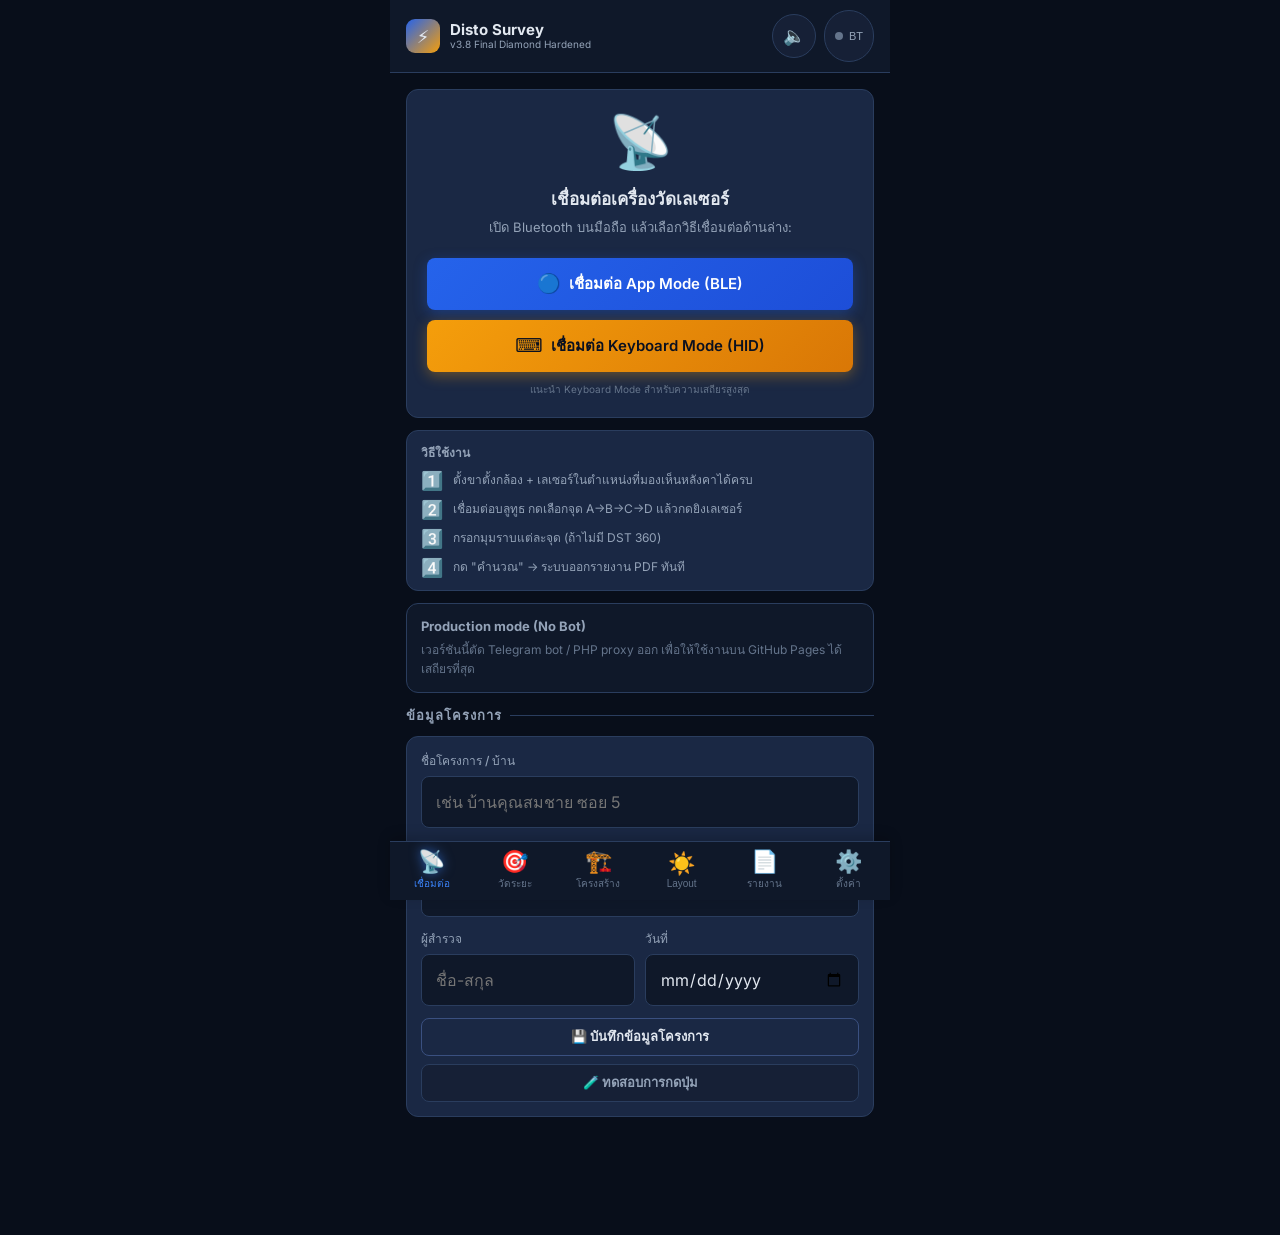
<file: index.html>
<!DOCTYPE html>
<html lang="th">
<head>
  <meta charset="UTF-8" />
  <meta name="viewport" content="width=device-width, initial-scale=1.0, maximum-scale=1.0, user-scalable=no, viewport-fit=cover" />
  <meta name="theme-color" content="#080e1a" />
  <meta name="mobile-web-app-capable" content="yes" />
  <meta name="apple-mobile-web-app-capable" content="yes" />
  <meta name="apple-mobile-web-app-status-bar-style" content="black-translucent" />
  <title>Disto Survey v3.8 — Final Diamond Hardened</title>
  <meta name="description" content="แอปสำรวจหลังคาด้วย Leica Disto เพื่อประเมินติดตั้งโซล่าเซลล์ (v3.8 Final Diamond Hardened)" />

  <link rel="stylesheet" href="style.css" />

  <!-- PWA & Mobile Meta -->
  <link rel="manifest" href="manifest.json" />
  <link rel="apple-touch-icon" href="https://cdn-icons-png.flaticon.com/512/3105/3105555.png" />
  <meta name="apple-mobile-web-app-title" content="Disto Survey" />
  
  <!-- jsPDF CDN -->
  <script src="vendor/jspdf.umd.min.js"></script>
</head>
<body>

<!-- ═══════════════════════════════════════════ HEADER ══════ -->
<header class="app-header">
  <div class="logo">
    <div class="logo-icon">⚡</div>
    <h1>Disto Survey <span>v3.8 Final Diamond Hardened</span></h1>
  </div>
  <div class="header-actions">
    <button id="install-btn" class="shortcut-pill" aria-label="Add shortcut" onclick="showInstallGuide()" style="display:none">
      <span class="btn-icon">➕</span>
    </button>
    <button id="voice-toggle" class="voice-pill" aria-label="Toggle Voice feedback" onclick="toggleVoice()">
      <span class="voice-icon">🔈</span>
    </button>
    <button id="bt-status" class="bt-status-pill" aria-label="Bluetooth status">
      <span class="dot"></span>
      <span class="bt-label">BT</span>
    </button>
  </div>
</header>

<!-- ═══════════════════════════════════════════ TOAST ════════ -->
<div id="toast-container" class="toast-container" aria-live="polite"></div>

<!-- ═══════════════════════════════════════════ PAGE: CONNECT ═ -->
<section id="page-connect" class="page active">

  <!-- BLE Connection -->
  <div class="card ble-panel" style="position:relative; overflow:hidden">
    <div id="ios-badge" style="display:none; position:absolute; top:0; right:0; background:var(--accent-l); color:#000; font-size:10px; font-weight:800; padding:4px 10px; border-bottom-left-radius:8px; animation: slideDown 0.5s ease">IPHONE DETECTED</div>
    
    <div class="ble-icon">📡</div>
    <div class="ble-title">เชื่อมต่อเครื่องวัดเลเซอร์</div>
    <div id="ble-instructions" class="ble-desc">
      เปิด Bluetooth บนมือถือ แล้วเลือกวิธีเชื่อมต่อด้านล่าง:
    </div>

    <!-- iPhone Specific Warning -->
    <div id="ios-warning" style="display:none; background:rgba(245,158,11,0.1); border:1px solid var(--accent-l); border-radius:8px; padding:10px; margin-bottom:12px; animation: fadeIn 0.5s ease">
      <div style="font-size:12px; color:var(--accent-l); font-weight:700; margin-bottom:4px">💡 คำแนะนำสำหรับ iPhone</div>
      <div style="font-size:11px; color:var(--text3); line-height:1.4">
        Safari/iPhone ไม่รองรับการเชื่อมต่อ BLE โดยตรง<br/>
        <b>กรุณาใช้ Keyboard Mode (HID) แทน</b>
      </div>
      <button class="btn btn-ghost btn-xs" style="margin-top:8px; color:var(--accent-l); text-decoration:underline" onclick="openHidGuide()">
        ดูวิธีตั้งค่าเครื่อง X310 สำหรับ iPhone →
      </button>
    </div>

    <div style="display:grid; gap:10px">
      <button id="btn-connect-ble" class="btn btn-primary" onclick="connectBLE()">
        <span class="btn-icon">🔵</span> เชื่อมต่อ App Mode (BLE)
      </button>
      <button id="btn-connect-hid" class="btn btn-accent" onclick="connectKeyboard()">
        <span class="btn-icon">⌨️</span> เชื่อมต่อ Keyboard Mode (HID)
      </button>
    </div>
    <p id="bt-status-msg" style="font-size:10px; color:var(--text3); margin-top:10px; text-align:center">แนะนำ Keyboard Mode สำหรับความเสถียรสูงสุด</p>
  </div>

  <!-- HID Guide Modal -->
  <div id="modal-hid-guide" class="modal" style="display:none">
    <div class="modal-content" style="max-width:420px; text-align:center">
      <div style="display:flex; justify-content:space-between; align-items:center; margin-bottom:20px">
        <h3 style="margin:0; font-size:18px">การตั้งค่า X310 สำหรับ iPhone</h3>
        <button class="btn btn-ghost" onclick="closeHidGuide()" style="width:40px; height:40px; font-size:24px; padding:0">×</button>
      </div>
      
      <div style="text-align:left; font-size:13px; line-height:1.6">
        <div style="background:var(--bg3); padding:12px; border-radius:8px; margin-bottom:15px">
          <b style="color:var(--accent-l)">1. ที่เครื่อง Leica X310:</b><br/>
          กดปุ่ม <b>Bluetooth</b> แช่ไว้ หรือกด 2 ครั้ง จนเห็นไอคอน <b>คีย์บอร์ด</b> เล็กๆ ปรากฏบนหน้าจอเครื่อง
        </div>
        <div style="background:var(--bg3); padding:12px; border-radius:8px; margin-bottom:15px">
          <b style="color:var(--accent-l)">2. ที่ iPhone ของคุณ:</b><br/>
          ไปที่ Settings > Bluetooth แล้วเลือกเชื่อมต่อกับ <b>"DISTO X310"</b> (มันจะถามรหัสผ่านถ้าจำเป็น ให้ใส่ 000000)
        </div>
        <div style="background:var(--bg3); padding:12px; border-radius:8px">
          <b style="color:var(--accent-l)">3. กลับมาที่แอปนี้:</b><br/>
          กดปุ่ม <b>"⌨️ Keyboard Mode"</b> แล้วเริ่มยิงเลเซอร์ได้เลย!
        </div>
      </div>
      
      <button class="btn btn-primary" style="margin-top:20px" onclick="closeHidGuide()">เข้าใจแล้ว</button>
    </div>
  </div>

  <div class="card" style="padding:12px 14px">
    <p class="text-sm" style="margin-bottom:8px;font-weight:600;color:var(--text2)">วิธีใช้งาน</p>
    <div style="display:flex;flex-direction:column;gap:8px">
      <div style="display:flex;gap:10px;align-items:flex-start">
        <span style="font-size:18px">1️⃣</span>
        <span class="text-sm">ตั้งขาตั้งกล้อง + เลเซอร์ในตำแหน่งที่มองเห็นหลังคาได้ครบ</span>
      </div>
      <div style="display:flex;gap:10px;align-items:flex-start">
        <span style="font-size:18px">2️⃣</span>
        <span class="text-sm">เชื่อมต่อบลูทูธ กดเลือกจุด A→B→C→D แล้วกดยิงเลเซอร์</span>
      </div>
      <div style="display:flex;gap:10px;align-items:flex-start">
        <span style="font-size:18px">3️⃣</span>
        <span class="text-sm">กรอกมุมราบแต่ละจุด (ถ้าไม่มี DST 360)</span>
      </div>
      <div style="display:flex;gap:10px;align-items:flex-start">
        <span style="font-size:18px">4️⃣</span>
        <span class="text-sm">กด "คำนวณ" → ระบบออกรายงาน PDF ทันที</span>
      </div>
    </div>
  </div>


  <div class="card" style="border-color:var(--border);background:var(--bg2)">
    <div style="font-size:13px;font-weight:700;color:var(--text2);margin-bottom:6px">Production mode (No Bot)</div>
    <div class="text-sm" style="line-height:1.6;color:var(--text3)">เวอร์ชันนี้ตัด Telegram bot / PHP proxy ออก เพื่อให้ใช้งานบน GitHub Pages ได้เสถียรที่สุด</div>
  </div>

  <p class="section-title">ข้อมูลโครงการ</p>

  <form onsubmit="saveProject(); return false;" class="card">
    <div class="form-group">
      <label class="form-label" for="proj-name">ชื่อโครงการ / บ้าน</label>
      <input id="proj-name" type="text" class="form-input" placeholder="เช่น บ้านคุณสมชาย ซอย 5" />
    </div>
    <div class="form-group">
      <label class="form-label" for="proj-addr">ที่อยู่</label>
      <input id="proj-addr" type="text" class="form-input" placeholder="เลขที่ / ถนน / ตำบล" />
    </div>
    <div class="input-row">
      <div class="form-group">
        <label class="form-label" for="proj-surveyor">ผู้สำรวจ</label>
        <input id="proj-surveyor" type="text" class="form-input" placeholder="ชื่อ-สกุล" />
      </div>
      <div class="form-group">
        <label class="form-label" for="proj-date">วันที่</label>
        <input id="proj-date" type="date" class="form-input" />
      </div>
    </div>
    <button type="submit" class="btn btn-outline btn-sm" onclick="saveProject()" ontouchend="saveProject()" style="width:100%">
      💾 บันทึกข้อมูลโครงการ
    </button>
    <button type="button" class="btn btn-ghost btn-sm" onclick="tapDebug()" ontouchend="tapDebug()" style="width:100%;margin-top:8px">
      🧪 ทดสอบการกดปุ่ม
    </button>
  </form>

</section>

<!-- ═══════════════════════════════════════════ PAGE: MEASURE ═ -->
<section id="page-measure" class="page">

  <!-- Live Measurement Display -->
  <div class="measurement-display">
    <div>
      <span class="measure-value" id="live-distance">--.-—</span>
      <span class="measure-unit">ม.</span>
    </div>
    <div id="tilt-section" class="measure-tilt" style="display:none">
      📐 <span id="live-tilt">มุมเงย: --°</span>
    </div>
    <div class="measure-meta">กดปุ่มยิงบนเครื่องเลเซอร์ หรือกรอกด้านล่าง</div>
  </div>

  <!-- Manual distance input (fallback) -->
  <div class="card">
    <p class="form-label">กรอกระยะทางด้วยตนเอง (ถ้ายังไม่ได้เชื่อมต่อ)</p>
    <div class="input-row" style="margin-bottom:10px">
      <div class="input-unit">
        <input id="manual-dist" type="number" class="form-input large" placeholder="0.000"
               step="0.001" min="0" max="120" inputmode="decimal"
               oninput="setManualDist(this.value)" />
        <span class="unit-label">ม.</span>
      </div>
      <div class="input-unit">
        <input id="input-tilt" type="number" class="form-input" placeholder="0.0"
               step="0.1" min="-90" max="90" inputmode="decimal" />
        <span class="unit-label">°</span>
      </div>
    </div>
    <div class="form-group">
      <label class="form-label">มุมราบ Bearing ของจุดนี้ (0°=เหนือ, ตามเข็มนาฬิกา)</label>
      <div class="input-unit">
        <input id="input-bearing" type="number" class="form-input" placeholder="0"
               step="0.5" min="0" max="360" inputmode="decimal" value="0" />
        <span class="unit-label">°</span>
      </div>
    </div>
  </div>

  <!-- Roof diagram guide -->
  <div class="roof-diagram">
    <div style="color:var(--accent-l);font-weight:bold;margin-bottom:4px">📍 แผนผังจุดวัด (มองจากด้านหน้า)</div>
    <div>B ●────────────────● D</div>
    <div>&nbsp;&nbsp;│ &nbsp;&nbsp;&nbsp;สันหลังคา&nbsp;&nbsp;&nbsp; │</div>
    <div>&nbsp;&nbsp;│ &nbsp;&nbsp;&nbsp;(Ridge)&nbsp;&nbsp;&nbsp;&nbsp;&nbsp;&nbsp; │</div>
    <div>A ●────────────────● C</div>
    <div style="color:var(--primary-l);margin-top:4px">A,C = เชิงชาย | B,D = สันหลังคา</div>
  </div>

  <!-- Points Grid -->
  <p class="section-title">เลือกจุดที่จะวัด</p>

  <div class="points-grid">
    <div class="point-card active" data-point="A" onclick="selectPoint('A')">
      <div class="point-label">จุด A</div>
      <div class="point-desc">มุมล่างซ้าย<br>(เชิงชาย)</div>
      <div class="point-value" id="val-A"></div>
    </div>
    <div class="point-card" data-point="B" onclick="selectPoint('B')">
      <div class="point-label">จุด B</div>
      <div class="point-desc">สันซ้าย<br>(ยอดหลังคา)</div>
      <div class="point-value" id="val-B"></div>
    </div>
    <div class="point-card" data-point="C" onclick="selectPoint('C')">
      <div class="point-label">จุด C</div>
      <div class="point-desc">มุมล่างขวา<br>(เชิงชาย)</div>
      <div class="point-value" id="val-C"></div>
    </div>
    <div class="point-card" data-point="D" onclick="selectPoint('D')">
      <div class="point-label">จุด D</div>
      <div class="point-desc">สันขวา<br>(ยอดหลังคา)</div>
      <div class="point-value" id="val-D"></div>
    </div>
  </div>

  <!-- Record button -->
  <div class="btn-row" style="margin-bottom:10px">
    <button class="btn btn-accent" onclick="recordMeasurement()" style="flex:2">
      <span class="btn-icon">📌</span> บันทึกจุดที่เลือก
    </button>
    <button id="btn-undo-point" class="btn btn-outline" style="flex:1" onclick="undoLastPoint()" disabled>
      <span class="btn-icon">↩️</span> แก้ไข
    </button>
  </div>

  <div class="btn-row">
    <button class="btn btn-ghost btn-sm" onclick="resetAll()">
      <span class="btn-icon">🗑️</span> รีเซ็ตจุดทั้งหมด
    </button>
    <button class="btn btn-primary btn-sm" id="btn-calculate" onclick="calculateRoof()" disabled>
      <span class="btn-icon">📐</span> คำนวณ
    </button>
  </div>

  <!-- Results Section -->
  <div id="results-section" style="display:none">
    <p class="section-title">ผลคำนวณมิติหลังคา</p>

    <div class="result-grid">
      <div class="result-item">
        <div class="result-label">เชิงชาย (Eave)</div>
        <div class="result-value" id="res-eave">-</div>
      </div>
      <div class="result-item">
        <div class="result-label">สันหลังคา (Ridge)</div>
        <div class="result-value" id="res-ridge">-</div>
      </div>
      <div class="result-item">
        <div class="result-label">แนวเมตร (Rafter)</div>
        <div class="result-value" id="res-rafter">-</div>
      </div>
      <div class="result-item">
        <div class="result-label">มุมลาดชัน</div>
        <div class="result-value" id="res-slope">-</div>
      </div>
      <div class="result-item">
        <div class="result-label">Pitch (X:12)</div>
        <div class="result-value" id="res-pitch">-</div>
      </div>
      <div class="result-item highlight-green">
        <div class="result-label">พื้นที่ 1 ด้าน</div>
        <div class="result-value" id="res-area1">-</div>
      </div>
    </div>

    <div class="card-highlight">
      <div class="result-label">พื้นที่หลังคารวม (2 ด้าน)</div>
      <div class="result-value" id="res-area2" style="font-size:28px;color:var(--accent-l)">-</div>
    </div>
  </div>

</section>

<!-- ═══════════════════════════════════════════ PAGE: LAYOUT ══ -->
<section id="page-layout" class="page">

  <p class="section-title">ผังการวางแผงโซล่าเซลล์</p>

  <!-- Canvas Layout -->
  <div class="canvas-wrap">
    <canvas id="layout-canvas"></canvas>
  </div>

  <!-- Summary -->
  <div class="result-grid">
    <div class="result-item highlight">
      <div class="result-label">จำนวนแผงรวม</div>
      <div class="result-value" id="layout-count">-</div>
    </div>
    <div class="result-item">
      <div class="result-label">รูปแบบ</div>
      <div class="result-value" id="layout-orient" style="font-size:14px">-</div>
    </div>
    <div class="result-item">
      <div class="result-label">แถว × คอลัมน์</div>
      <div class="result-value" id="layout-cols-rows">-</div>
    </div>
    <div class="result-item highlight-green">
      <div class="result-label">กำลังผลิต (kWp)</div>
      <div class="result-value" id="layout-power">-</div>
    </div>
    <div class="result-item" style="grid-column: span 2;">
      <div class="result-label">พื้นที่แผง (Coverage Area)</div>
      <div class="result-value" id="layout-area-cover">-</div>
    </div>
  </div>

  <!-- BOQ -->
  <p class="section-title">ประมาณการวัสดุ (BOQ)</p>

  <div class="card" style="padding:0;overflow:hidden">
    <table class="boq-table">
      <thead>
        <tr>
          <th>รายการ</th>
          <th style="text-align:right">จำนวน</th>
        </tr>
      </thead>
      <tbody>
        <tr><td>แผงโซล่าเซลล์</td><td class="num" id="boq-panels">-</td></tr>
        <tr><td>ราง Aluminium Rail</td><td class="num" id="boq-rails">-</td></tr>
        <tr><td>L-feet / Roof Hook</td><td class="num" id="boq-lfeet">-</td></tr>
        <tr><td>Mid Clamp</td><td class="num" id="boq-midclamp">-</td></tr>
        <tr><td>End Clamp</td><td class="num" id="boq-endclamp">-</td></tr>
      </tbody>
    </table>
  </div>

  <!-- Recalculate button -->
  <button class="btn btn-outline" onclick="calculateLayout()">
    <span class="btn-icon">🔄</span> คำนวณ Layout ใหม่
  </button>

</section>

<!-- ═══════════════════════════════════════════ PAGE: STRUCTURE ═ -->
<section id="page-structure" class="page">

  <p class="section-title">วัดโครงสร้างหลังคา</p>

  <!-- ═══ 2-SHOT HEIGHT CALCULATOR ═══════════════════════════════ -->
  <div class="card" style="border:2px solid var(--primary-d);background:linear-gradient(160deg,#0f1d40,#162036)">
    <div style="font-size:13px;font-weight:700;color:var(--primary-l);margin-bottom:10px">
      📏 วัดขนาดความสูงชิ้นส่วน (2-Shot Method)
    </div>

    <!-- Diagram -->
    <div style="background:var(--bg);border-radius:8px;padding:12px;margin-bottom:12px;font-family:monospace;font-size:11px;color:var(--text2);line-height:1.8;text-align:center">
      <div style="color:var(--text3)">แผ่นหลังคา / ด้านบนชิ้นส่วน</div>
      <div style="color:var(--accent-l);font-weight:bold">━━━━━━━━━━━━━━━━━━━━</div>
      <div style="color:var(--text3);font-size:10px">↕ H = Z₂ − Z₁ (สิ่งที่ต้องการ)</div>
      <div style="color:var(--primary-l);font-weight:bold">━━━━━━━━━━━━━━━━━━━━</div>
      <div style="color:var(--text3)">ใต้แป / ด้านล่างชิ้นส่วน</div>
      <div style="margin-top:6px;color:var(--text3)">⬆ ยิงตรงขึ้น 2 ครั้ง</div>
      <div style="font-size:16px;margin-top:2px">📍</div>
      <div style="color:var(--text2);font-size:10px">จุดยืน (กล้องตั้งกล้อง)</div>
    </div>

    <!-- Shot 1: Bottom face -->
    <div id="panel-shot1" style="display:flex;align-items:center;gap:8px;margin-bottom:6px;padding:4px;border-radius:6px;transition:0.3s">
      <div style="width:28px;height:28px;border-radius:50%;background:var(--primary);display:flex;align-items:center;justify-content:center;font-size:13px;font-weight:700;flex-shrink:0">1</div>
      <div style="flex:1">
        <div style="font-size:11px;color:var(--text2);margin-bottom:4px">ยิงไปที่ <strong style="color:var(--text)">ใต้แป / ด้านล่างชิ้นส่วน</strong></div>
        <div class="input-row" style="gap:6px">
          <div class="input-unit" style="flex:2">
            <input id="shot1-dist" type="number" class="form-input" placeholder="ระยะ d₁ (ม.)"
                   step="0.001" inputmode="decimal" oninput="calcMemberHeight()" />
            <span class="unit-label">ม.</span>
          </div>
          <div class="input-unit" style="flex:1">
            <input id="shot1-tilt" type="number" class="form-input" placeholder="มุม α₁"
                   step="0.1" inputmode="decimal" value="88" oninput="calcMemberHeight()" />
            <span class="unit-label">°</span>
          </div>
        </div>
      </div>
      <button class="btn btn-ghost btn-sm" style="width:auto;flex-shrink:0;padding:0 8px"
              onclick="captureShot(1)">📌</button>
    </div>

    <!-- Shot 2: Top face -->
    <div id="panel-shot2" style="display:flex;align-items:center;gap:8px;margin-bottom:10px;padding:4px;border-radius:6px;transition:0.3s">
      <div style="width:28px;height:28px;border-radius:50%;background:var(--accent);display:flex;align-items:center;justify-content:center;font-size:13px;font-weight:700;flex-shrink:0;color:#000">2</div>
      <div style="flex:1">
        <div style="font-size:11px;color:var(--text2);margin-bottom:4px">ยิงไปที่ <strong style="color:var(--text)">ใต้แผ่นหลังคา / ด้านบนชิ้นส่วน</strong></div>
        <div class="input-row" style="gap:6px">
          <div class="input-unit" style="flex:2">
            <input id="shot2-dist" type="number" class="form-input" placeholder="ระยะ d₂ (ม.)"
                   step="0.001" inputmode="decimal" oninput="calcMemberHeight()" />
            <span class="unit-label">ม.</span>
          </div>
          <div class="input-unit" style="flex:1">
            <input id="shot2-tilt" type="number" class="form-input" placeholder="มุม α₂"
                   step="0.1" inputmode="decimal" value="89" oninput="calcMemberHeight()" />
            <span class="unit-label">°</span>
          </div>
        </div>
      </div>
      <button class="btn btn-ghost btn-sm" style="width:auto;flex-shrink:0;padding:0 8px"
              onclick="captureShot(2)">📌</button>
    </div>

    <!-- Result -->
    <div id="height-result" style="display:none;background:var(--bg);border-radius:8px;padding:12px;margin-bottom:10px;text-align:center">
      <div style="font-size:11px;color:var(--text3);margin-bottom:4px">ขนาดความสูงชิ้นส่วน (H)</div>
      <div style="font-size:40px;font-weight:800;color:var(--green-l);font-variant-numeric:tabular-nums" id="calc-height-mm">--</div>
      <div style="font-size:13px;color:var(--text2)" id="calc-height-m">-- ม.</div>
      <div style="font-size:10px;color:var(--text3);margin-top:4px" id="calc-height-formula"></div>
    </div>

    <!-- Target selector -->
    <div class="form-group" style="margin-bottom:8px">
      <label class="form-label">บันทึกค่านี้เป็น</label>
      <select id="height-save-as" class="form-input">
        <option value="purlin_depth">ความลึกแป (Purlin H)</option>
        <option value="truss_top_chord">ความสูงโครงทรัสส่วนบน (Top Chord H)</option>
        <option value="truss_bottom_chord">ความสูงโครงทรัสส่วนล่าง (Bottom Chord H)</option>
        <option value="rafter_depth">ความลึกแป้นรอด (Rafter H)</option>
        <option value="other_member">ชิ้นส่วนอื่นๆ</option>
      </select>
    </div>

    <div class="btn-row">
      <button class="btn btn-ghost btn-sm" onclick="resetShots()">🔄 รีเซ็ต</button>
      <button class="btn btn-green" id="btn-save-height" onclick="saveMemberHeight()" disabled>
        💾 บันทึกขนาด
      </button>
    </div>
  </div>

  <!-- ═══ ตารางผลวัดขนาดชิ้นส่วน ════════════════════════════════ -->
  <div style="display:flex;align-items:center;justify-content:space-between;margin:10px 0 8px">
    <p class="section-title" style="margin:0">ขนาดชิ้นส่วนที่วัดได้</p>
    <div style="display:flex;gap:4px">
      <button class="btn btn-outline btn-xs" onclick="undoLastMember()" style="width:auto;padding:2px 8px;font-size:10px">↩️ เลิกทำ</button>
      <button class="btn btn-ghost btn-xs" onclick="clearMemberSizes()" style="width:auto;padding:2px 8px;font-size:10px">🗑️ ล้าง</button>
    </div>
  </div>
  <div id="member-size-list" class="card" style="padding:0;overflow:hidden;margin-bottom:10px">
    <div style="padding:16px;text-align:center;color:var(--text3);font-size:13px">
      ยังไม่มีข้อมูล<br>ใช้ <strong>2-Shot Method</strong> วัดด้านบน
    </div>
  </div>

  <div class="divider"></div>

  <!-- Quick P2P Measurement for structural elements -->
  <div class="card" style="background:var(--bg2);border:1.5px solid var(--border2)">
    <div style="font-size:12px;font-weight:600;color:var(--accent-l);margin-bottom:10px">⚡ วัดระยะด่วน (Quick Laser Distance)</div>
    <div style="display:flex;align-items:center;justify-content:center;gap:10px;margin-bottom:10px">
      <div style="text-align:center">
        <div style="font-size:36px;font-weight:800;color:var(--accent-l);font-variant-numeric:tabular-nums" id="struct-live-dist">--.-—</div>
        <div style="font-size:11px;color:var(--text3)">ม. (ค่าล่าสุดจากเลเซอร์)</div>
      </div>
    </div>
    <div class="input-unit" style="margin-bottom:8px">
      <input id="struct-manual" type="number" class="form-input" placeholder="หรือกรอกระยะ" step="0.001" min="0" max="100" inputmode="decimal" oninput="structSetDist(this.value)" />
      <span class="unit-label">ม.</span>
    </div>
    <select id="struct-target" class="form-input" style="margin-bottom:8px">
      <option value="purlin_spacing">ระยะห่างระหว่างแป (Purlin Spacing)</option>
      <option value="truss_spacing">ระยะห่างโครงถัก (Truss Spacing)</option>
      <option value="truss_span">ช่วงพาดโครงถัก (Truss Span)</option>
      <option value="purlin_span">ช่วงพาดแป (Purlin Span)</option>
      <option value="ridge_height">ความสูงสัน (Ridge Height)</option>
      <option value="eave_height">ความสูงเชิงชาย (Eave Height)</option>
      <option value="overhang">ระยะยื่นเชิงชาย (Overhang)</option>
      <option value="other">อื่นๆ (ระบุชื่อ)</option>
    </select>
    <input id="struct-custom-label" type="text" class="form-input" placeholder="ชื่อรายการที่วัด" style="margin-bottom:8px;display:none" />
    <button class="btn btn-accent" onclick="recordStructMeasurement()">
      <span class="btn-icon">📌</span> บันทึกค่าวัด
    </button>
  </div>

  <!-- Measurement History -->
  <div style="display:flex;align-items:center;justify-content:space-between;margin:12px 0 8px">
    <p class="section-title" style="margin:0">รายการวัดโครงสร้าง</p>
    <button class="btn btn-ghost btn-sm" onclick="clearStructMeasurements()" style="width:auto">🗑️ ล้าง</button>
  </div>

  <div id="struct-list" class="card" style="padding:0;overflow:hidden">
    <div style="padding:20px;text-align:center;color:var(--text3);font-size:13px">
      ยังไม่มีรายการวัด<br>กดยิงเลเซอร์แล้วกด "บันทึกค่าวัด"
    </div>
  </div>

  <div class="divider"></div>

  <!-- ─── PURLIN ASSESSMENT ─────────────────────────────── -->
  <p class="section-title">ประเมินแป (Purlin)</p>

  <!-- how-to tip -->
  <div class="card" style="background:rgba(245,158,11,0.07);border:1px solid rgba(245,158,11,0.25);padding:12px;margin-bottom:10px">
    <div style="font-size:12px;font-weight:700;color:var(--accent-l);margin-bottom:8px">💡 วิธีหาขนาดแปในสนาม</div>
    <div style="font-size:12px;color:var(--text2);line-height:1.7;display:flex;flex-direction:column;gap:5px">
      <div><strong style="color:var(--text)">1. วิธีง่ายที่สุด — อ่านสแตมป์บนเหล็ก</strong><br>เหล็กรูปซีทุกเส้นจะปั๊มขนาดไว้ เช่น <span style="color:var(--accent-l);font-weight:700">C100×50×20 t=2.3</span> = ลึก 100 มม. × หน้า 50 × พับ 20 มม. หนา 2.3 มม.</div>
      <div><strong style="color:var(--text)">2. วัดด้วยตลับเมตร (แม่นยำสุด)</strong><br>วัดหน้าตัดที่ปลายแป — H (ความลึก) × B (ความกว้างหน้า)</div>
      <div><strong style="color:var(--text)">3. วัดด้วย Disto — ใช้ Min Mode</strong><br>กดค้างปุ่ม Measure ขณะขยับเลเซอร์ผ่านหน้าตัดอย่างช้าๆ ค่าน้อยสุดที่ปรากฏคือความลึก H</div>
    </div>
  </div>

  <!-- cross-section diagram + quick presets -->
  <div class="card">
    <div class="roof-diagram" style="margin-bottom:12px;font-size:12px">
      <div style="color:var(--accent-l);font-weight:bold;margin-bottom:6px">📀 หน้าตัดแปเหล็กรูปซี (C-Section)</div>
      <div style="font-family:monospace;line-height:1.6;font-size:11px">
        <div>├─── B (หน้า) ───┤</div>
        <div>┌───────────────┐ ─┐</div>
        <div>│               │  │</div>
        <div>│               │  H (ลึก)</div>
        <div>│               │  │</div>
        <div>└───────────────┘ ─┘</div>
      </div>
      <div style="margin-top:6px;color:var(--primary-l)">C100 = H 100 มม. | C75 = H 75 มม.</div>
    </div>

    <!-- Quick-select presets -->
    <div style="font-size:12px;font-weight:600;color:var(--text2);margin-bottom:8px">⚡ เลือกขนาดที่พบบ่อยได้เลย</div>
    <div style="display:grid;grid-template-columns:1fr 1fr 1fr;gap:6px;margin-bottom:12px">
      <button class="btn btn-ghost btn-sm" onclick="setPurlinPreset('wood_2x4','2×4','50','100')">ไม้ 2×4</button>
      <button class="btn btn-ghost btn-sm" onclick="setPurlinPreset('wood_2x6','2×6','50','150')">ไม้ 2×6</button>
      <button class="btn btn-ghost btn-sm" onclick="setPurlinPreset('wood_3x4','3×4','75','100')">ไม้ 3×4</button>
      <button class="btn btn-ghost btn-sm" onclick="setPurlinPreset('steel_c75','C75','45','75')">เหล็ก C75</button>
      <button class="btn btn-ghost btn-sm" onclick="setPurlinPreset('steel_c100','C100','50','100')" style="border-color:var(--primary)">เหล็ก C100</button>
      <button class="btn btn-ghost btn-sm" onclick="setPurlinPreset('steel_z75','Z75','50','75')">เหล็ก Z75</button>
    </div>

    <div class="form-group">
      <label class="form-label">ชนิดแป (เลือกหรือกดเพรสเซ็ทด้านบน)</label>
      <select id="purlin-type" class="form-input">
        <option value="wood_2x4">ไม้ 2×4 นิ้ว (50×100 มม.)</option>
        <option value="wood_2x6">ไม้ 2×6 นิ้ว (50×150 มม.)</option>
        <option value="wood_3x4">ไม้ 3×4 นิ้ว (75×100 มม.)</option>
        <option value="steel_c75">เหล็กรูปซี C75 (ลึก 75 มม.)</option>
        <option value="steel_c100" selected>เหล็กรูปซี C100 (ลึก 100 มม.)</option>
        <option value="steel_z75">เหล็กรูปซี Z75 (ลึก 75 มม.)</option>
      </select>
    </div>

    <!-- Measured / entered cross section -->
    <div style="font-size:12px;font-weight:600;color:var(--text2);margin-bottom:6px;margin-top:4px">ขนาดหน้าตัดที่วัดได้จริง (ไม่บังคับ)</div>
    <div class="input-row" style="margin-bottom:10px">
      <div class="form-group" style="margin-bottom:0">
        <label class="form-label">H ความลึก (มม.)</label>
        <div class="input-unit">
          <input id="purlin-depth" type="number" class="form-input" placeholder="เช่น 100"
                 step="1" min="20" max="300" inputmode="numeric" />
          <span class="unit-label">มม.</span>
        </div>
      </div>
      <div class="form-group" style="margin-bottom:0">
        <label class="form-label">B กว้างหน้า (มม.)</label>
        <div class="input-unit">
          <input id="purlin-width" type="number" class="form-input" placeholder="เช่น 50"
                 step="1" min="20" max="200" inputmode="numeric" />
          <span class="unit-label">มม.</span>
        </div>
      </div>
    </div>
    <div class="input-row">
      <div class="form-group">
        <label class="form-label">ระยะห่างแป (ม.)</label>
        <div class="input-unit">
          <input id="purlin-spacing" type="number" class="form-input" value="1.0" step="0.05" inputmode="decimal" />
          <span class="unit-label">ม.</span>
        </div>
      </div>
      <div class="form-group">
        <label class="form-label">ช่วงพาดแป (ม.)</label>
        <div class="input-unit">
          <input id="purlin-span" type="number" class="form-input" value="1.5" step="0.05" inputmode="decimal" />
          <span class="unit-label">ม.</span>
        </div>
      </div>
    </div>
    <div class="form-group">
      <label class="form-label">จำนวนแปที่นับได้ (เส้น)</label>
      <input id="purlin-count" type="number" class="form-input" value="" placeholder="นับจากหน้างาน" inputmode="numeric" />
    </div>
    <button class="btn btn-primary" onclick="assessStructure()">
      <span class="btn-icon">🔍</span> ประเมินโครงสร้าง
    </button>
  </div>

  <!-- ─── BLUEPRINT VISUAL MEASUREMENT (v3.0) ──────────── -->
  <div style="display:flex; justify-content:space-between; align-items:center; margin:15px 0 5px">
    <p class="section-title" style="margin:0">เครื่องมือเจาะลึก: แผนผังโต้ตอบได้</p>
    <div style="font-size:10px; font-weight:800; padding:2px 6px; background:var(--accent-l); color:#000; border-radius:4px">v3.0 VISUAL</div>
  </div>

  <div class="card" style="background: linear-gradient(135deg, #0a1128 0%, #1e293b 100%); border: 2px solid var(--primary); padding:5px; position:relative; overflow:hidden">
    <!-- Blueprint Hub -->
    <div id="blueprint-hub" style="min-height:220px; display:flex; align-items:center; justify-content:center; position:relative">
       <div id="blueprint-placeholder" style="text-align:center; color:var(--text3); padding:40px 0">
         <div style="font-size:48px; margin-bottom:15px">📐</div>
         <div style="font-size:14px; margin-bottom:15px; font-weight:600">จิ้มที่รูปทรัสเพื่อระบุจุดที่ต้องการวัด</div>
         <button class="btn btn-primary" style="width:auto" onclick="openTrussSelector()">กดเลือกรูปแบบ (Choose Pattern)</button>
       </div>
       <div id="blueprint-svg-container" style="width:100%; display:none; animation: fadeIn 0.5s ease"></div>
    </div>

    <!-- Active Part Overlay (Command Center) -->
    <div id="active-part-card" style="display:none; margin-top:5px; background:rgba(15, 23, 42, 0.8); backdrop-filter:blur(8px); border-radius:8px; padding:15px; border:1px solid var(--accent-l); animation: slideUp 0.3s ease">
      <div style="display:flex; justify-content:space-between; align-items:center">
        <div style="flex:1">
          <div id="active-part-label" style="font-size:12px; color:var(--accent-l); font-weight:800; text-transform:uppercase; letter-spacing:1px">กำลังวัด: ช่วงพาด (SPAN)</div>
          <div id="active-part-desc" style="font-size:10px; color:var(--text3)">เล็งเลเซอร์ X310 แล้วกดยิง ค่าจะเข้าทันที</div>
        </div>
        <div style="text-align:right">
          <div style="display:flex; align-items:baseline; justify-content:flex-end; gap:5px">
             <input id="visual-input" type="number" step="0.001" class="form-input" style="font-size:32px; font-weight:900; color:var(--green-l); width:140px; text-align:right; background:transparent; border:none; padding:0" placeholder="0.000" />
             <span style="font-size:16px; color:var(--text3); font-weight:800">ม.</span>
          </div>
        </div>
      </div>
      <div class="progress-bar" style="height:4px; margin-top:10px; background:rgba(255,255,255,0.1)">
        <div id="visual-progress-fill" class="progress-fill" style="width: 0%; box-shadow:0 0 10px var(--accent-l)"></div>
      </div>
    </div>
  </div>

  <!-- Pattern Selector Modal -->
  <div id="modal-truss-selector" class="modal" style="display:none">
    <div class="modal-content" style="max-width:400px; background:var(--bg3); border-color:var(--primary)">
      <div style="display:flex; justify-content:space-between; align-items:center; margin-bottom:20px">
        <h3 style="margin:0; font-size:18px; color:var(--text)">เลือกรูปแบบโครงทรัส</h3>
        <button class="btn btn-ghost" onclick="closeTrussSelector()" style="width:40px; height:40px; font-size:24px; padding:0">×</button>
      </div>
      <div id="truss-pattern-grid" style="display:grid; grid-template-columns:1fr 1fr; gap:15px">
        <!-- Rendered by JS -->
      </div>
    </div>
  </div>

  <!-- ─── DETAILED TRUSS ASSESSMENT ──────────────────────── -->
  <p class="section-title">สรุปผลวิเคราะห์ (Overall Truss Analysis)</p>

  <div class="card" style="border-left: 4px solid var(--accent-l)">
    <div class="form-group">
      <label class="form-label">ประเภทโครงถัก</label>
      <select id="truss-type" class="form-input" style="font-weight: 600">
        <option value="main">โครงหลัก (Main Truss / Main Beam)</option>
        <option value="sub">โครงรอง (Sub Truss / Rafter)</option>
        <option value="support">โครงยึด/ซัพพอร์ต (Support / Bracing)</option>
      </select>
    </div>

    <div class="input-row">
      <div class="form-group">
        <label class="form-label">ระยะห่าง (ม.)</label>
        <div class="input-unit">
          <input id="truss-spacing" type="number" class="form-input" value="1.0" step="0.1" inputmode="decimal" />
          <span class="unit-label">ม.</span>
        </div>
      </div>
      <div class="form-group">
        <label class="form-label">ช่วงพาด Span (ม.)</label>
        <div class="input-unit">
          <input id="truss-span" type="number" class="form-input" value="6.0" step="0.5" inputmode="decimal" />
          <span class="unit-label">ม.</span>
        </div>
      </div>
    </div>

    <div class="form-group">
      <label class="form-label">ความลึกโครง Truss Depth (ม.) <span style="font-weight:normal;font-size:10px;color:var(--text3)">*ใช้ 2-Shot วัดได้</span></label>
      <div class="input-unit">
        <input id="truss-depth" type="number" class="form-input" value="0.5" step="0.05" placeholder="H" inputmode="decimal" />
        <span class="unit-label">ม. (H)</span>
      </div>
    </div>

    <div class="input-row">
      <div class="form-group">
        <label class="form-label">เหล็กบน (Top Chord)</label>
        <select id="truss-top" class="form-input">
          <option value="C75x45x15x2.3">C-Channel 75mm</option>
          <option value="C100x50x20x2.3">C-Channel 100mm</option>
          <option value="L50x50x5">เหล็กฉาก (Angle) 2"</option>
          <option value="Other">อื่นๆ</option>
        </select>
      </div>
      <div class="form-group">
        <label class="form-label">เหล็กล่าง (Bottom Chord)</label>
        <select id="truss-bottom" class="form-input">
          <option value="C75x45x15x2.3">C-Channel 75mm</option>
          <option value="C100x50x20x2.3">C-Channel 100mm</option>
          <option value="L50x50x5">เหล็กฉาก (Angle) 2"</option>
          <option value="Other">อื่นๆ</option>
        </select>
      </div>
    </div>

    <div style="margin-top: 10px; padding: 10px; background: rgba(0,0,0,0.05); border-radius: 6px">
      <p style="font-size:11px; font-weight:700; color:var(--text3); margin-bottom:8px">Visual Health Inspection</p>
      <div style="display:flex; gap:15px">
        <label style="display:flex; align-items:center; gap:6px; font-size:13px; cursor:pointer">
          <input id="truss-rust" type="checkbox" style="width:16px; height:16px"> พบสนิม/การผุกร่อน
        </label>
        <label style="display:flex; align-items:center; gap:6px; font-size:13px; cursor:pointer">
          <input id="truss-bend" type="checkbox" style="width:16px; height:16px"> ตกท้องช้าง/คดงอ
        </label>
      </div>
    </div>
  </div>

  <!-- ─── LOAD INPUTS ───────────────────────────────────── -->
  <p class="section-title">ข้อมูลแผงโซล่า (สำหรับคำนวณโหลด)</p>

  <div class="card">
    <div class="input-row">
      <div class="form-group">
        <label class="form-label">จำนวนแผง</label>
        <input id="load-panel-count" type="number" class="form-input" placeholder="จาก Layout" inputmode="numeric" />
      </div>
      <div class="form-group">
        <label class="form-label">น้ำหนักต่อแผง (kg)</label>
        <input id="load-panel-kg" type="number" class="form-input" value="25" step="0.5" inputmode="decimal" />
      </div>
    </div>
    <div class="form-group">
      <label class="form-label">พื้นที่ติดตั้ง (ตร.ม.)</label>
      <div class="input-unit">
        <input id="load-area" type="number" class="form-input" placeholder="จากผลคำนวณ" step="0.1" inputmode="decimal" />
        <span class="unit-label">ตร.ม.</span>
      </div>
    </div>
  </div>

  <!-- ─── ASSESSMENT RESULT ─────────────────────────────── -->
  <div id="struct-result" style="display:none">
    <p class="section-title">ผลการประเมิน</p>

    <!-- Overall verdict -->
    <div id="struct-verdict" class="card-highlight" style="margin-bottom:12px;text-align:center">
      <div id="struct-verdict-icon" style="font-size:40px;margin-bottom:6px">⏳</div>
      <div id="struct-verdict-text" style="font-size:15px;font-weight:700">กำลังประเมิน...</div>
      <div id="struct-verdict-sub" style="font-size:12px;color:var(--text2);margin-top:4px"></div>
    </div>

    <!-- Detail cards -->
    <div class="result-grid">
      <div class="result-item" id="struct-res-purlin">
        <div class="result-label">ผลแป</div>
        <div class="result-value" style="font-size:14px" id="struct-purlin-status">-</div>
      </div>
      <div class="result-item" id="struct-res-truss">
        <div class="result-label">ผลโครงถัก</div>
        <div class="result-value" style="font-size:14px" id="struct-truss-status">-</div>
      </div>
      <div class="result-item" id="struct-res-load">
        <div class="result-label">น้ำหนักรวม</div>
        <div class="result-value" id="struct-load-total">-</div>
      </div>
      <div class="result-item" id="struct-res-load2">
        <div class="result-label">โหลด (kg/ตร.ม.)</div>
        <div class="result-value" id="struct-load-m2">-</div>
      </div>
    </div>

    <div class="card" style="padding:12px">
      <div style="font-size:12px;font-weight:600;color:var(--text2);margin-bottom:6px">💡 คำแนะนำ</div>
      <div id="struct-recommendation" style="font-size:13px;color:var(--text);line-height:1.6"></div>
    </div>
  </div>

  <button class="btn btn-outline" onclick="assessStructure()" style="margin-top:4px">
    <span class="btn-icon">🔄</span> ประเมินใหม่
  </button>

</section>

<!-- ═══════════════════════════════════════════ PAGE: REPORT ══ -->
<section id="page-report" class="page">

  <p class="section-title">สร้างรายงาน PDF</p>

  <!-- Summary before export -->
  <div class="card-highlight" style="margin-bottom:12px">
    <div style="font-size:13px;color:var(--text2);margin-bottom:8px">สรุปข้อมูลก่อนออกรายงาน</div>
    <div style="display:flex;flex-direction:column;gap:6px;font-size:14px">
      <div style="display:flex;justify-content:space-between">
        <span style="color:var(--text2)">พื้นที่หลังคารวม</span>
        <span id="rep-area" style="font-weight:700;color:var(--accent-l)">-</span>
      </div>
      <div style="display:flex;justify-content:space-between">
        <span style="color:var(--text2)">จำนวนแผง</span>
        <span id="rep-panels" style="font-weight:700;color:var(--green-l)">-</span>
      </div>
      <div style="display:flex;justify-content:space-between">
        <span style="color:var(--text2)">กำลังผลิต</span>
        <span id="rep-power" style="font-weight:700;color:var(--primary-l)">-</span>
      </div>
    </div>
  </div>

  <div class="card">
    <p class="text-sm" style="margin-bottom:8px;font-weight:600">รายงานจะประกอบด้วย</p>
    <div style="display:flex;flex-direction:column;gap:7px">
      <div style="display:flex;gap:8px;align-items:center">
        <span style="font-size:15px">📋</span>
        <span class="text-sm">ข้อมูลโครงการและผู้สำรวจ</span>
      </div>
      <div style="display:flex;gap:8px;align-items:center">
        <span style="font-size:15px">📐</span>
        <span class="text-sm">มิติหลังคาพร้อมมุมลาดชัน</span>
      </div>
      <div style="display:flex;gap:8px;align-items:center">
        <span style="font-size:15px">☀️</span>
        <span class="text-sm">ผังจัดวางแผงโซล่าเซลล์</span>
      </div>
      <div style="display:flex;gap:8px;align-items:center">
        <span style="font-size:15px">📦</span>
        <span class="text-sm">ประมาณการวัสดุ BOQ</span>
      </div>
      <div style="display:flex;gap:8px;align-items:center">
        <span style="font-size:15px">✍️</span>
        <span class="text-sm">ลายเซ็นผู้สำรวจ + วันที่</span>
      </div>
    </div>
  </div>

  <button class="btn btn-accent" id="btn-pdf" onclick="generatePDF()">
    <span class="btn-icon">📄</span> สร้างรายงาน PDF
  </button>

  <div class="divider"></div>

    <p class="text-sm" style="margin-bottom:10px;font-weight:600;color:var(--text2)">แชร์รายงาน</p>
    <div style="display:grid; grid-template-columns:1fr 1fr; gap:10px">
      <button class="btn btn-ghost btn-sm" onclick="shareResults()">
        <span class="btn-icon">📤</span> Share
      </button>
      <button class="btn btn-primary btn-sm" onclick="showNoBotNotice()">
        <span class="btn-icon">ℹ️</span> No Bot Version
      </button>
    </div>
    <div class="mt-2">
      <button class="btn btn-ghost btn-sm" style="width:100%" onclick="copyResults()">
        <span class="btn-icon">📋</span> Copy ข้อความสรุป
      </button>
    </div>

</section>

<!-- ═══════════════════════════════════════════ PAGE: SETTINGS ═ -->
<section id="page-settings" class="page">

  <p class="section-title">ตั้งค่าแผงโซล่าเซลล์</p>

  <div class="card">
    <div class="input-row">
      <div class="form-group">
        <label class="form-label">ความกว้างแผง (ม.)</label>
        <div class="input-unit">
          <input id="set-panel-w" type="number" class="form-input" value="1.13"
                 step="0.01" inputmode="decimal" />
          <span class="unit-label">ม.</span>
        </div>
      </div>
      <div class="form-group">
        <label class="form-label">ความยาวแผง (ม.)</label>
        <div class="input-unit">
          <input id="set-panel-h" type="number" class="form-input" value="2.28"
                 step="0.01" inputmode="decimal" />
          <span class="unit-label">ม.</span>
        </div>
      </div>
    </div>
    <div class="form-group">
      <label class="form-label">กำลังไฟต่อแผง (Wp)</label>
      <div class="input-unit">
        <input id="set-panel-watt" type="number" class="form-input" value="570"
               step="5" inputmode="decimal" />
        <span class="unit-label">W</span>
      </div>
    </div>
  </div>

  <p class="section-title">ระยะร่นขอบหลังคา</p>

  <div class="card">
    <div class="input-row">
      <div class="form-group">
        <label class="form-label">บน (ม.)</label>
        <input id="set-margin-top" type="number" class="form-input" value="0.30"
               step="0.05" inputmode="decimal" />
      </div>
      <div class="form-group">
        <label class="form-label">ล่าง (ม.)</label>
        <input id="set-margin-bot" type="number" class="form-input" value="0.30"
               step="0.05" inputmode="decimal" />
      </div>
    </div>
    <div class="form-group">
      <label class="form-label">ซ้าย-ขวา (ม.)</label>
      <input id="set-margin-lr" type="number" class="form-input" value="0.30"
             step="0.05" inputmode="decimal" />
    </div>

    <div class="toggle-row">
      <div>
        <div class="toggle-label">หลังคา 2 ด้าน (Gable/Hip)</div>
        <div class="text-xs">เปิด = คูณ 2 ทั้งสองด้าน</div>
      </div>
      <div class="toggle on" id="toggle-twoface" onclick="toggleTwoFace()"></div>
    </div>
  </div>

  <button class="btn btn-primary" onclick="updatePanelSettings()">
    <span class="btn-icon">💾</span> บันทึกการตั้งค่า
  </button>

  <div class="divider"></div>

  <p class="section-title">เรียกผู้ช่วย</p>

  <div class="card">
    <div style="display:flex;flex-direction:column;gap:10px">
      <div class="text-sm" style="line-height:1.6;color:var(--text2)">
        ถ้าหน้างานมีปัญหา ให้กดปุ่มนี้เพื่อสร้างสรุปสถานะล่าสุดของแอป พร้อมข้อมูลที่ผมใช้ช่วยวิเคราะห์ได้เร็วขึ้น
      </div>
      <div class="btn-row" style="grid-template-columns:1fr 1fr">
        <button class="btn btn-primary" onclick="copyAssistantPayload()">
          <span class="btn-icon">👻</span> เรียกผู้ช่วย
        </button>
        <button class="btn btn-ghost" onclick="copyAssistantPayload()">
          <span class="btn-icon">📋</span> คัดลอกสถานะ
        </button>
      </div>
      <div class="text-xs" style="color:var(--text3)">
        ใช้ได้แม้ไม่มีบอท, และเหมาะกับการส่งข้อความหาผมตอนต้องการความช่วยเหลือ
      </div>
    </div>
  </div>


  <p class="section-title">เกี่ยวกับแอป</p>

  <div class="card">
    <div style="display:flex;flex-direction:column;gap:8px;font-size:13px;color:var(--text2)">
      <div>🔵 <strong style="color:var(--text)">Disto Survey App v3.8 Final Hardened</strong></div>
      <div>📡 เชื่อมต่อ Leica Disto via Web Bluetooth API</div>
      <div>📐 คำนวณมิติ 3 มิติ (P2P) จากพิกัดทรงกลม</div>
      <div>☀️ ออกแบบจัดวางแผงโซล่าเซลล์อัตโนมัติ</div>
      <div>📄 สร้างรายงาน PDF พร้อม BOQ วัสดุ</div>
      <div style="margin-top:4px;padding-top:8px;border-top:1px solid var(--border);color:var(--text3)">
        ⚠️ ข้อแนะนำ: ใช้ Google Chrome บน Android<br/>
        หรือ Chrome/Edge บน Windows<br/>
        (Web Bluetooth ไม่รองรับ iOS Safari)
      </div>
    </div>
  </div>

</section>

<!-- ═══════════════════════════════════════════ BOTTOM NAV ════ -->

  <nav class="bottom-nav" role="tablist">
  <button class="nav-tab active" data-page="connect" role="tab" aria-label="เชื่อมต่อ" onclick="goPage('connect')">
    <span class="nav-icon">📡</span>
    <span>เชื่อมต่อ</span>
  </button>
  <button class="nav-tab" data-page="measure" role="tab" aria-label="วัดระยะ" onclick="goPage('measure')">
    <span class="nav-icon">🎯</span>
    <span>วัดระยะ</span>
  </button>
  <button class="nav-tab" data-page="structure" role="tab" aria-label="โครงสร้าง" onclick="goPage('structure')">
    <span class="nav-icon">🏗️</span>
    <span>โครงสร้าง</span>
  </button>
  <button class="nav-tab" data-page="layout" role="tab" aria-label="Layout" onclick="goPage('layout')">
    <span class="nav-icon">☀️</span>
    <span>Layout</span>
  </button>
  <button class="nav-tab" data-page="report" role="tab" aria-label="รายงาน" onclick="goPage('report')">
    <span class="nav-icon">📄</span>
    <span>รายงาน</span>
  </button>
  <button class="nav-tab" data-page="settings" role="tab" aria-label="ตั้งค่า" onclick="goPage('settings')">
    <span class="nav-icon">⚙️</span>
    <span>ตั้งค่า</span>
  </button>
</nav>

<script>
// Share & Copy helpers
window.shareResults = async function () {
  const state = window.State;
  const R = state?.roofResult;
  const L = state?.layoutResult;
  const text = R
    ? `🏠 Solar Roof Survey\nพื้นที่: ${R.totalArea} ตร.ม. | Slope: ${R.slopeAngle}° (${R.pitchLabel})\n☀️ แผง: ${L?.count ?? '-'} แผง | ${((L?.count ?? 0) * 570 / 1000).toFixed(2)} kWp`
    : 'ยังไม่มีข้อมูลหลังคา';
  if (navigator.share) {
    try { await navigator.share({ title: 'Solar Roof Report', text }); } catch {}
  } else {
    navigator.clipboard?.writeText(text);
    showToast('คัดลอกข้อมูลแล้ว', 'success', 2000);
  }
};

window.copyResults = function () {
  const els = ['res-eave','res-rafter','res-slope','res-area2','layout-count','layout-power'];
  const labels = ['Eave','Rafter','Slope','Area','Panels','Power'];
  const lines = els.map((id, i) => `${labels[i]}: ${document.getElementById(id)?.textContent || '-'}`);
  navigator.clipboard?.writeText(lines.join('\n'));
  showToast('คัดลอกผลลัพธ์แล้ว', 'success', 2000);
};

// Auto-update report summary is now handled by app.js directly after calculations

</script>

  <!-- App Initialization -->
  <script type="module" src="app.js"></script>

  <!-- Service Worker Registration -->
  <script>
    if ('serviceWorker' in navigator) {
      window.addEventListener('load', () => {
        navigator.serviceWorker.register('./sw.js')
          .then(reg => console.log('SW Registered', reg))
          .catch(err => console.error('SW Error', err));
      });
    }
  </script>
</body>
</html>
</file>
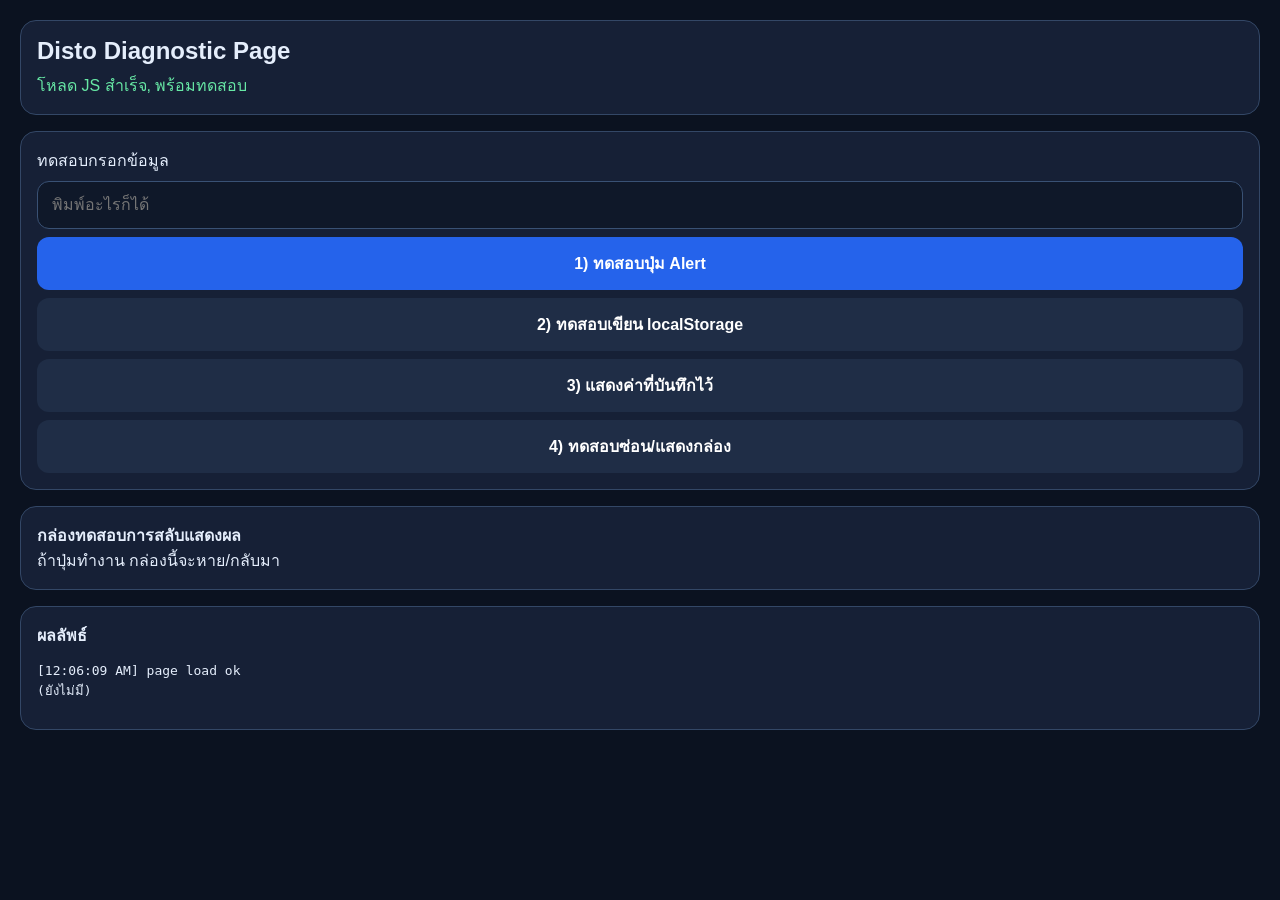
<file: diagnostic.html>
<!DOCTYPE html>
<html lang="th">
<head>
  <meta charset="UTF-8" />
  <meta name="viewport" content="width=device-width, initial-scale=1.0, viewport-fit=cover" />
  <title>Disto Diagnostic</title>
  <style>
    body { font-family: -apple-system, BlinkMacSystemFont, sans-serif; background:#0b1220; color:#e5eefc; margin:0; padding:20px; }
    .card { background:#162036; border:1px solid #334766; border-radius:16px; padding:16px; margin-bottom:16px; }
    input, button, textarea { width:100%; box-sizing:border-box; border-radius:12px; border:1px solid #395174; background:#0f1829; color:#fff; padding:14px; font-size:16px; margin-top:8px; }
    button { background:#2563eb; border:none; font-weight:700; }
    .ghost { background:#1f2d46; }
    .ok { color:#67e8a5; }
    .warn { color:#fbbf24; }
    pre { white-space:pre-wrap; word-break:break-word; font-size:13px; line-height:1.5; }
  </style>
</head>
<body>
  <div class="card">
    <h2 style="margin:0 0 8px 0">Disto Diagnostic Page</h2>
    <div id="status" class="warn">กำลังโหลด...</div>
  </div>

  <div class="card">
    <label>ทดสอบกรอกข้อมูล</label>
    <input id="name" placeholder="พิมพ์อะไรก็ได้" />
    <button onclick="tapTest()" ontouchend="tapTest()">1) ทดสอบปุ่ม Alert</button>
    <button class="ghost" onclick="saveTest()" ontouchend="saveTest()">2) ทดสอบเขียน localStorage</button>
    <button class="ghost" onclick="showValue()" ontouchend="showValue()">3) แสดงค่าที่บันทึกไว้</button>
    <button class="ghost" onclick="switchBox()" ontouchend="switchBox()">4) ทดสอบซ่อน/แสดงกล่อง</button>
  </div>

  <div id="toggle-box" class="card">
    <strong>กล่องทดสอบการสลับแสดงผล</strong>
    <div>ถ้าปุ่มทำงาน กล่องนี้จะหาย/กลับมา</div>
  </div>

  <div class="card">
    <strong>ผลลัพธ์</strong>
    <pre id="log">(ยังไม่มี)</pre>
  </div>

  <script>
    const logEl = document.getElementById('log');
    const statusEl = document.getElementById('status');
    function log(msg) {
      logEl.textContent = `[${new Date().toLocaleTimeString()}] ${msg}\n` + logEl.textContent;
    }
    function tapTest() {
      alert('ปุ่มทำงาน');
      log('tapTest ok');
    }
    function saveTest() {
      const value = document.getElementById('name').value || 'empty';
      localStorage.setItem('disto_diag_name', value);
      alert('บันทึกแล้ว: ' + value);
      log('saveTest ok: ' + value);
    }
    function showValue() {
      const value = localStorage.getItem('disto_diag_name');
      alert('ค่าล่าสุด: ' + value);
      log('showValue ok: ' + value);
    }
    function switchBox() {
      const box = document.getElementById('toggle-box');
      box.style.display = box.style.display === 'none' ? 'block' : 'none';
      log('switchBox ok: ' + box.style.display);
    }
    window.addEventListener('load', () => {
      statusEl.textContent = 'โหลด JS สำเร็จ, พร้อมทดสอบ';
      statusEl.className = 'ok';
      log('page load ok');
    });
  </script>
</body>
</html>
</file>
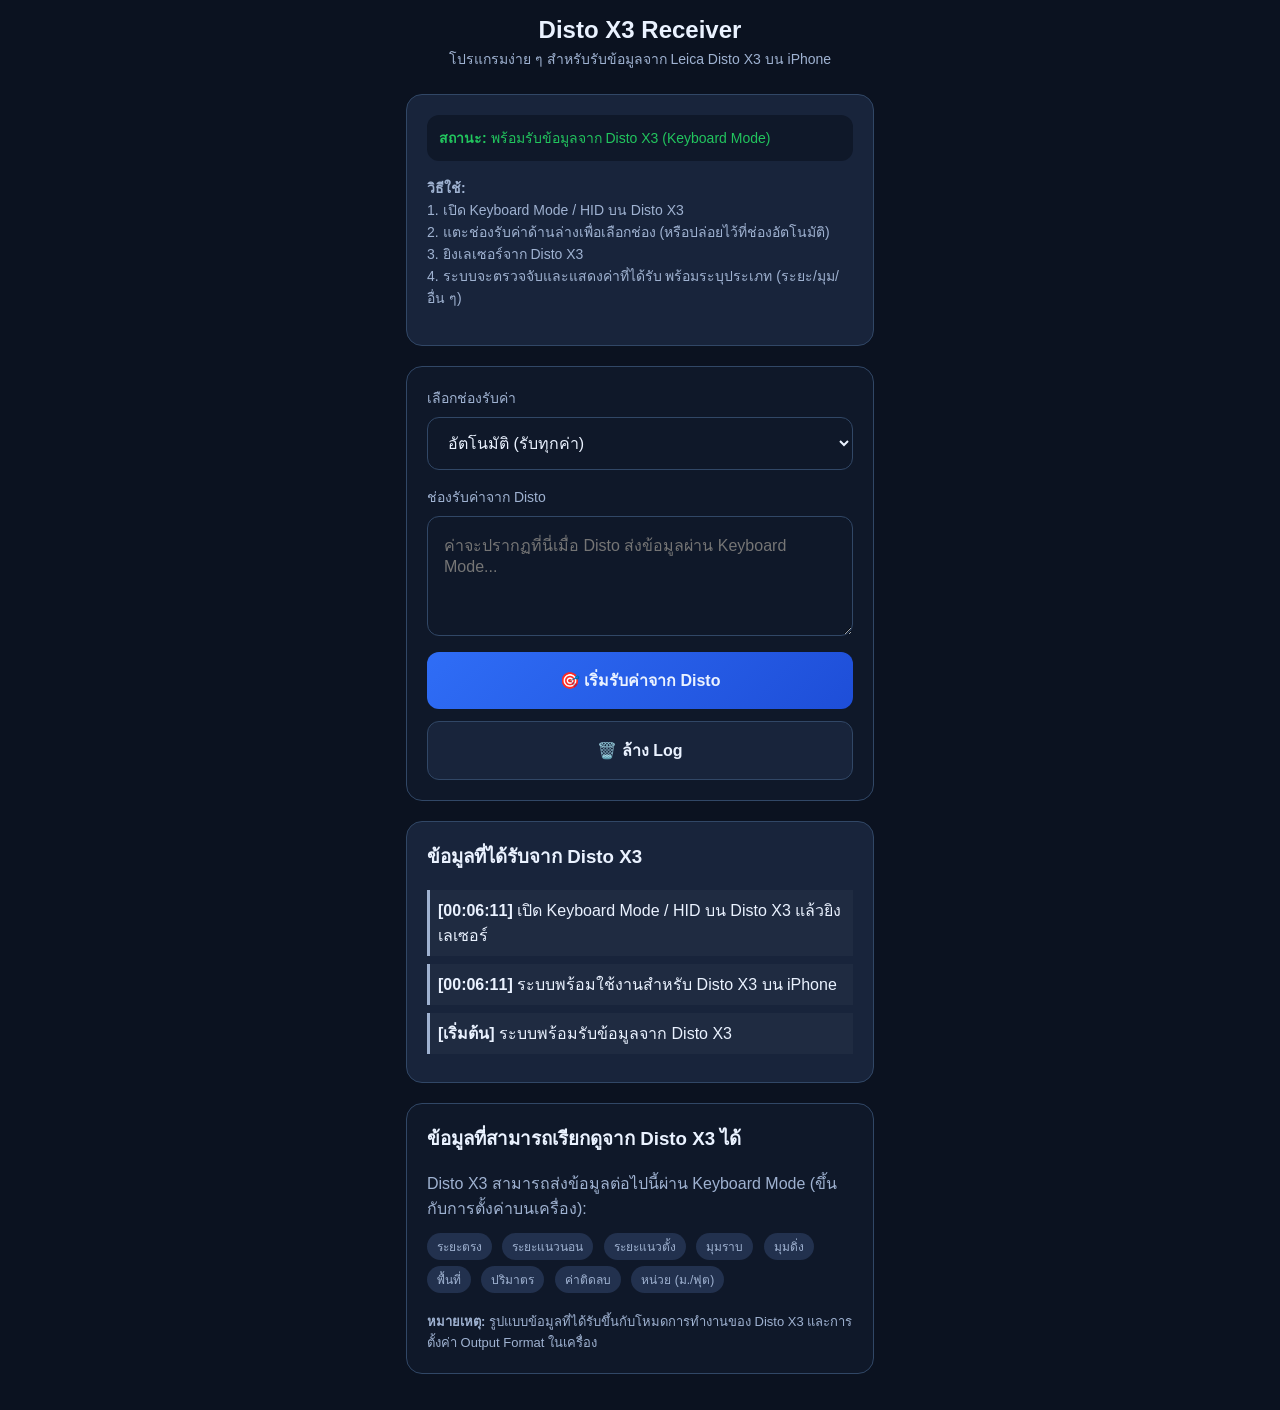
<file: disto-test.html>
<!DOCTYPE html>
<html lang="th">
<head>
  <meta charset="UTF-8" />
  <meta name="viewport" content="width=device-width, initial-scale=1.0, viewport-fit=cover" />
  <meta name="theme-color" content="#0b1220" />
  <title>Disto X3 Receiver</title>
  <style>
    :root {
      --bg: #0b1220;
      --card: #18243b;
      --card2: #0f1829;
      --text: #eaf2ff;
      --muted: #9fb2d1;
      --blue: #2f6df6;
      --blue2: #1e4ed8;
      --green: #22c55e;
      --amber: #f59e0b;
      --border: #314766;
    }
    * { box-sizing: border-box; }
    body {
      margin: 0;
      font-family: -apple-system, BlinkMacSystemFont, sans-serif;
      background: var(--bg);
      color: var(--text);
      max-width: 500px;
      margin-inline: auto;
      padding: 16px;
      -webkit-text-size-adjust: 100%;
    }
    header {
      text-align: center;
      margin-bottom: 24px;
    }
    h1 {
      margin: 0;
      font-size: 24px;
      color: var(--text);
    }
    .sub {
      color: var(--muted);
      font-size: 14px;
      margin-top: 4px;
    }
    .card {
      background: var(--card);
      border: 1px solid var(--border);
      border-radius: 16px;
      padding: 20px;
      margin-bottom: 20px;
    }
    .card.soft {
      background: var(--card2);
    }
    label {
      display: block;
      font-size: 14px;
      color: var(--muted);
      margin-bottom: 8px;
    }
    input, textarea, button, select {
      width: 100%;
      border-radius: 12px;
      border: 1px solid var(--border);
      background: var(--card2);
      color: var(--text);
      padding: 16px;
      font-size: 16px;
      font-family: inherit;
    }
    textarea {
      min-height: 120px;
      resize: vertical;
    }
    button {
      background: linear-gradient(135deg, var(--blue), var(--blue2));
      border: none;
      font-weight: 700;
      cursor: pointer;
      margin-top: 12px;
    }
    button.secondary {
      background: var(--card);
      border: 1px solid var(--border);
    }
    .status {
      padding: 12px;
      border-radius: 12px;
      background: var(--card2);
      margin-bottom: 16px;
      font-size: 14px;
    }
    .status.ok { color: var(--green); }
    .status.warn { color: var(--amber); }
    .status.bad { color: #f87171; }
    pre {
      white-space: pre-wrap;
      word-break: break-word;
      font-size: 13px;
      line-height: 1.5;
      background: rgba(0,0,0,0.2);
      padding: 12px;
      border-radius: 8px;
      overflow: auto;
      max-height: 300px;
    }
    .log-entry {
      margin-bottom: 8px;
      padding: 8px;
      border-left: 3px solid var(--blue);
      background: rgba(255,255,255,0.03);
    }
    .log-entry.distance { border-left-color: var(--green); }
    .log-entry.angle { border-left-color: var(--amber); }
    .log-entry.raw { border-left-color: var(--muted); }
    .pill {
      display: inline-block;
      padding: 4px 10px;
      border-radius: 999px;
      font-size: 12px;
      background: #22314e;
      color: var(--muted);
      margin-right: 6px;
      margin-bottom: 6px;
    }
  </style>
</head>
<body>
  <header>
    <h1>Disto X3 Receiver</h1>
    <div class="sub">โปรแกรมง่าย ๆ สำหรับรับข้อมูลจาก Leica Disto X3 บน iPhone</div>
  </header>

  <div class="card">
    <div class="status ok" id="connection-status">
      <strong>สถานะ:</strong> พร้อมรับข้อมูลจาก Disto X3 (Keyboard Mode)
    </div>
    <p style="margin: 0 0 16px 0; color: var(--muted); font-size: 14px;">
      <strong>วิธีใช้:</strong><br>
      1. เปิด Keyboard Mode / HID บน Disto X3<br>
      2. แตะช่องรับค่าด้านล่างเพื่อเลือกช่อง (หรือปล่อยไว้ที่ช่องอัตโนมัติ)<br>
      3. ยิงเลเซอร์จาก Disto X3<br>
      4. ระบบจะตรวจจับและแสดงค่าที่ได้รับ พร้อมระบุประเภท (ระยะ/มุม/อื่น ๆ)
    </p>
  </div>

  <div class="card soft">
    <label for="active-field">เลือกช่องรับค่า</label>
    <select id="active-field" onchange="setActiveField(this.value)">
      <option value="auto">อัตโนมัติ (รับทุกค่า)</option>
      <option value="distance">ระยะ (เมตร)</option>
      <option value="angle-horizontal">มุมราบ (องศา)</option>
      <option value="angle-vertical">มุมดิ่ง (องศา)</option>
      <option value="area">พื้นที่ (ตร.ม.)</option>
      <option value="volume">ปริมาตร (ลบ.ม.)</option>
    </select>

    <label for="input-field" style="margin-top: 16px;">ช่องรับค่าจาก Disto</label>
    <textarea id="input-field" placeholder="ค่าจะปรากฏที่นี่เมื่อ Disto ส่งข้อมูลผ่าน Keyboard Mode..." readonly></textarea>

    <button onclick="startReceiving()" id="start-btn">🎯 เริ่มรับค่าจาก Disto</button>
    <button class="secondary" onclick="clearLog()">🗑️ ล้าง Log</button>
  </div>

  <div class="card">
    <h3 style="margin-top: 0;">ข้อมูลที่ได้รับจาก Disto X3</h3>
    <div id="log-container">
      <div class="log-entry raw">
        <strong>[เริ่มต้น]</strong> ระบบพร้อมรับข้อมูลจาก Disto X3
      </div>
    </div>
  </div>

  <div class="card soft">
    <h3 style="margin-top: 0;">ข้อมูลที่สามารถเรียกดูจาก Disto X3 ได้</h3>
    <p style="margin: 0 0 12px 0; color: var(--muted);">
      Disto X3 สามารถส่งข้อมูลต่อไปนี้ผ่าน Keyboard Mode (ขึ้นกับการตั้งค่าบนเครื่อง):
    </p>
    <div>
      <span class="pill">ระยะตรง</span>
      <span class="pill">ระยะแนวนอน</span>
      <span class="pill">ระยะแนวตั้ง</span>
      <span class="pill">มุมราบ</span>
      <span class="pill">มุมดิ่ง</span>
      <span class="pill">พื้นที่</span>
      <span class="pill">ปริมาตร</span>
      <span class="pill">ค่าติดลบ</span>
      <span class="pill">หน่วย (ม./ฟุต)</span>
    </div>
    <p style="margin: 12px 0 0 0; color: var(--muted); font-size: 13px;">
      <strong>หมายเหตุ:</strong> รูปแบบข้อมูลที่ได้รับขึ้นกับโหมดการทำงานของ Disto X3 และการตั้งค่า Output Format ในเครื่อง
    </p>
  </div>

  <script>
    const state = {
      activeField: 'auto',
      isReceiving: false,
      lastRawValue: '',
      logEntries: []
    };

    const connectionStatus = document.getElementById('connection-status');
    const inputField = document.getElementById('input-field');
    const logContainer = document.getElementById('log-container');
    const startBtn = document.getElementById('start-btn');

    function logMessage(message, type = 'raw') {
      const entry = document.createElement('div');
      entry.className = `log-entry ${type}`;
      const time = new Date().toLocaleTimeString('th-TH', { 
        hour: '2-digit', 
        minute: '2-digit',
        second: '2-digit'
      });
      entry.innerHTML = `<strong>[${time}]</strong> ${message}`;
      logContainer.prepend(entry);
      state.logEntries.unshift({ time, message, type });
      
      // จำกัดจำนวน log entries
      if (state.logEntries.length > 20) {
        state.logEntries.pop();
        if (logContainer.children.length > 20) {
          logContainer.removeChild(logContainer.lastChild);
        }
      }
    }

    function setActiveField(value) {
      state.activeField = value;
      logMessage(`เปลี่ยนช่องรับค่าเป็น: ${getFieldName(value)}`, 'raw');
    }

    function getFieldName(value) {
      const names = {
        'auto': 'อัตโนมัติ',
        'distance': 'ระยะ',
        'angle-horizontal': 'มุมราบ',
        'angle-vertical': 'มุมดิ่ง',
        'area': 'พื้นที่',
        'volume': 'ปริมาตร'
      };
      return names[value] || value;
    }

    function startReceiving() {
      if (state.isReceiving) {
        state.isReceiving = false;
        startBtn.textContent = '🎯 เริ่มรับค่าจาก Disto';
        connectionStatus.textContent = 'หยุดรับข้อมูลแล้ว';
        connectionStatus.className = 'status warn';
        logMessage('หยุดรับข้อมูลจาก Disto', 'raw');
        inputField.removeEventListener('input', handleInput);
      } else {
        state.isReceiving = true;
        startBtn.textContent = '⏸️ หยุดรับค่า';
        connectionStatus.textContent = 'กำลังรับข้อมูลจาก Disto X3...';
        connectionStatus.className = 'status ok';
        logMessage('เริ่มรับข้อมูลจาก Disto X3', 'raw');
        inputField.value = '';
        inputField.focus();
        
        // ตรวจจับการเปลี่ยนแปลงในช่อง input (ค่าจาก Disto จะเข้ามาที่นี่)
        inputField.addEventListener('input', handleInput);
      }
    }

    function handleInput(event) {
      const rawValue = event.target.value;
      
      // ตรวจสอบว่าค่าเปลี่ยนแปลงจริงหรือไม่
      if (rawValue === state.lastRawValue) return;
      
      state.lastRawValue = rawValue;
      
      // พยายามตีความค่า
      interpretValue(rawValue);
    }

    function interpretValue(raw) {
      // ลบช่องว่างและอักขระพิเศษ
      const clean = raw.trim();
      
      // พยายามแยกประเภทข้อมูล
      let type = 'raw';
      let message = `รับข้อมูลดิบ: "${clean}"`;
      
      // ตรวจสอบว่าเป็นตัวเลข (อาจมีหน่วย)
      const numMatch = clean.match(/[-+]?\d*\.?\d+/);
      if (numMatch) {
        const num = parseFloat(numMatch[0]);
        
        // ตรวจสอบหน่วย (ถ้ามี)
        if (clean.includes('m') || clean.includes('เมตร') || clean.includes('meter')) {
          type = 'distance';
          message = `ระยะ: ${num} ม.`;
        } else if (clean.includes('°') || clean.includes('deg') || clean.includes('องศา')) {
          type = 'angle';
          message = `มุม: ${num}°`;
          
          // พยายามแยกว่าเป็นมุมราบหรือมุมดิ่งจากค่า
          if (Math.abs(num) <= 90) {
            message += ` (${num >= 0 ? 'มุมราบ' : 'มุมดิ่ง'})`;
          }
        } else if (clean.includes('m²') || clean.includes('ตร.ม.') || clean.includes('sqm')) {
          type = 'area';
          message = `พื้นที่: ${num} ตร.ม.`;
        } else if (clean.includes('m³') || clean.includes('ลบ.ม.') || clean.includes('cubic')) {
          type = 'volume';
          message = `ปริมาตร: ${num} ลบ.ม.`;
        } else {
          // ถ้าไม่มีหน่วย ให้เดาว่าเป็นระยะ (เมตร)
          type = 'distance';
          message = `ระยะ (ประมาณ): ${num} ม.`;
        }
      }
      
      logMessage(message, type);
      
      // ถ้าไม่ได้ตั้งค่าเป็น auto ให้ตรวจสอบว่า matched กับช่องที่เลือกไหม
      if (state.activeField !== 'auto') {
        const expectedTypes = {
          'distance': 'distance',
          'angle-horizontal': 'angle',
          'angle-vertical': 'angle',
          'area': 'area',
          'volume': 'volume'
        };
        
        if (expectedTypes[state.activeField] === type) {
          logMessage(`✓ ค่านี้ตรงกับช่อง "${getFieldName(state.activeField)}"`, 'raw');
        }
      }
    }

    function clearLog() {
      logContainer.innerHTML = '';
      state.logEntries = [];
      logMessage('ล้าง Log เรียบร้อย', 'raw');
    }

    // เริ่มต้น
    window.addEventListener('load', () => {
      logMessage('ระบบพร้อมใช้งานสำหรับ Disto X3 บน iPhone', 'raw');
      logMessage('เปิด Keyboard Mode / HID บน Disto X3 แล้วยิงเลเซอร์', 'raw');
    });

    // สำหรับการทดสอบโดยไม่ต้องมี Disto จริง
    window.testDistance = () => {
      const testValues = ['12.34 m', '45.0°', '25.6 m²', '8.5'];
      const randomValue = testValues[Math.floor(Math.random() * testValues.length)];
      inputField.value = randomValue;
      interpretValue(randomValue);
    };
  </script>
</body>
</html>
</file>
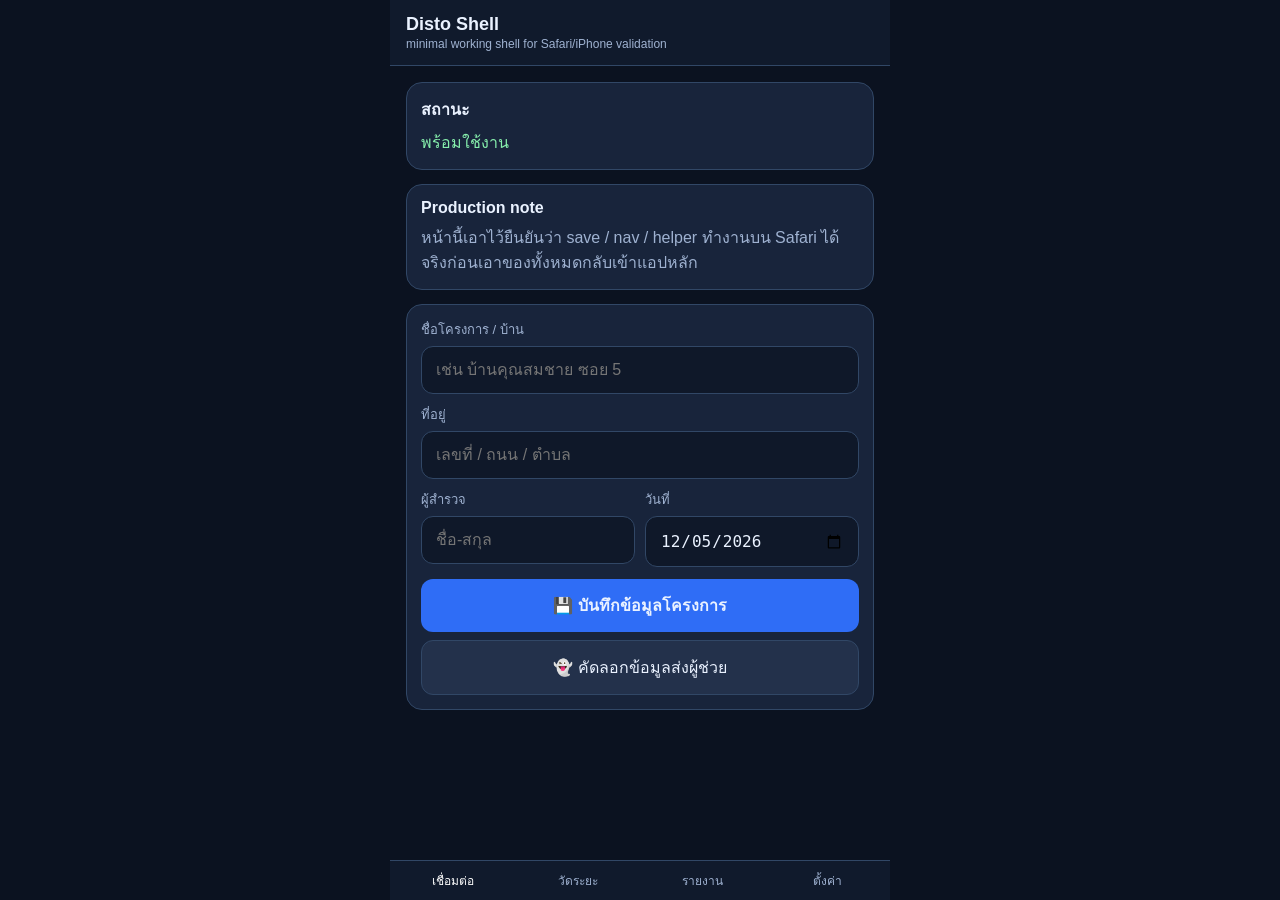
<file: shell.html>
<!DOCTYPE html>
<html lang="th">
<head>
  <meta charset="UTF-8" />
  <meta name="viewport" content="width=device-width, initial-scale=1.0, viewport-fit=cover" />
  <title>Disto Shell</title>
  <style>
    :root { --bg:#0b1220; --card:#18243b; --text:#eaf2ff; --muted:#9fb2d1; --blue:#2f6df6; --border:#314766; }
    * { box-sizing:border-box; }
    body { margin:0; font-family:-apple-system,BlinkMacSystemFont,sans-serif; background:var(--bg); color:var(--text); max-width:500px; margin-inline:auto; padding-bottom:90px; }
    header { position:sticky; top:0; background:#101a2c; padding:14px 16px; border-bottom:1px solid var(--border); z-index:10; }
    h1 { margin:0; font-size:18px; }
    .sub { color:var(--muted); font-size:12px; margin-top:2px; }
    .page { display:none; padding:16px; }
    .page.active { display:block; }
    .card { background:var(--card); border:1px solid var(--border); border-radius:16px; padding:14px; margin-bottom:14px; }
    label { display:block; font-size:13px; color:var(--muted); margin-bottom:6px; }
    input, textarea, button { width:100%; border-radius:12px; border:1px solid var(--border); background:#0f1829; color:var(--text); padding:14px; font-size:16px; }
    textarea { min-height:180px; }
    .row { display:grid; grid-template-columns:1fr 1fr; gap:10px; }
    .btn { background:var(--blue); border:none; font-weight:700; }
    .ghost { background:#23314b; }
    nav { position:fixed; bottom:0; left:0; right:0; max-width:500px; margin:auto; background:#101a2c; border-top:1px solid var(--border); display:flex; z-index:20; }
    nav button { border:none; border-radius:0; background:none; color:var(--muted); padding:10px 6px; font-size:12px; }
    nav button.active { color:#fff; }
    .ok { color:#86efac; }
    .warn { color:#fbbf24; }
    pre { white-space:pre-wrap; word-break:break-word; font-size:13px; line-height:1.5; }
  </style>
</head>
<body>
  <header>
    <h1>Disto Shell</h1>
    <div class="sub">minimal working shell for Safari/iPhone validation</div>
  </header>

  <section id="page-connect" class="page active">
    <div class="card">
      <div><strong>สถานะ</strong></div>
      <div id="shell-status" class="ok" style="margin-top:8px">พร้อมใช้งาน</div>
    </div>
    <div class="card">
      <div><strong>Production note</strong></div>
      <div style="margin-top:8px;color:var(--muted)">หน้านี้เอาไว้ยืนยันว่า save / nav / helper ทำงานบน Safari ได้จริงก่อนเอาของทั้งหมดกลับเข้าแอปหลัก</div>
    </div>
    <form class="card" onsubmit="saveProject(); return false;">
      <label>ชื่อโครงการ / บ้าน</label>
      <input id="proj-name" placeholder="เช่น บ้านคุณสมชาย ซอย 5" />
      <label style="margin-top:10px">ที่อยู่</label>
      <input id="proj-addr" placeholder="เลขที่ / ถนน / ตำบล" />
      <div class="row" style="margin-top:10px">
        <div>
          <label>ผู้สำรวจ</label>
          <input id="proj-surveyor" placeholder="ชื่อ-สกุล" />
        </div>
        <div>
          <label>วันที่</label>
          <input id="proj-date" type="date" />
        </div>
      </div>
      <button type="submit" class="btn" style="margin-top:12px">💾 บันทึกข้อมูลโครงการ</button>
      <button type="button" class="ghost" onclick="copyAssistant()" style="margin-top:8px">👻 คัดลอกข้อมูลส่งผู้ช่วย</button>
    </form>
  </section>

  <section id="page-measure" class="page">
    <div class="card">
      <strong>หน้าวัดระยะ</strong>
      <div style="margin-top:8px;color:var(--muted)">ถ้าคุณมาถึงหน้านี้ได้ แปลว่า bottom nav ทำงานแล้ว</div>
    </div>
  </section>

  <section id="page-report" class="page">
    <div class="card">
      <strong>ข้อมูลที่บันทึกล่าสุด</strong>
      <pre id="saved-data">(ยังไม่มี)</pre>
    </div>
  </section>

  <section id="page-settings" class="page">
    <div class="card">
      <strong>เรียกผู้ช่วย</strong>
      <div style="margin-top:8px;color:var(--muted)">กดปุ่มด้านล่างเพื่อคัดลอกข้อมูลสถานะล่าสุดส่งมาหาผม</div>
      <button class="btn" onclick="copyAssistant()" style="margin-top:12px">📋 คัดลอกสถานะ</button>
    </div>
  </section>

  <nav>
    <button data-page="connect" class="active" onclick="goPage('connect')">เชื่อมต่อ</button>
    <button data-page="measure" onclick="goPage('measure')">วัดระยะ</button>
    <button data-page="report" onclick="goPage('report')">รายงาน</button>
    <button data-page="settings" onclick="goPage('settings')">ตั้งค่า</button>
  </nav>

  <script>
    const KEY = 'disto_shell_project_v1';
    function goPage(page) {
      document.querySelectorAll('.page').forEach(p => p.classList.toggle('active', p.id === 'page-' + page));
      document.querySelectorAll('nav button').forEach(b => b.classList.toggle('active', b.dataset.page === page));
      if (page === 'report') renderSaved();
    }
    function saveProject() {
      const data = {
        name: document.getElementById('proj-name').value || '',
        address: document.getElementById('proj-addr').value || '',
        surveyor: document.getElementById('proj-surveyor').value || '',
        date: document.getElementById('proj-date').value || '',
        savedAt: new Date().toLocaleString('th-TH')
      };
      localStorage.setItem(KEY, JSON.stringify(data));
      alert('บันทึกข้อมูลโครงการแล้ว');
      goPage('measure');
    }
    function renderSaved() {
      const raw = localStorage.getItem(KEY);
      document.getElementById('saved-data').textContent = raw ? JSON.stringify(JSON.parse(raw), null, 2) : '(ยังไม่มี)';
    }
    function copyAssistant() {
      const raw = localStorage.getItem(KEY);
      const text = [
        'DISTO SHELL ASSIST REQUEST',
        'เวลา: ' + new Date().toLocaleString('th-TH'),
        'ออนไลน์: ' + (navigator.onLine ? 'yes' : 'no'),
        'ข้อมูลโครงการ:',
        raw ? JSON.stringify(JSON.parse(raw), null, 2) : '(ยังไม่มี)'
      ].join('\n');
      navigator.clipboard.writeText(text).then(() => {
        alert('คัดลอกสถานะแล้ว');
      }).catch(() => {
        alert(text);
      });
    }
    window.addEventListener('load', () => {
      document.getElementById('proj-date').value = new Date().toISOString().split('T')[0];
      renderSaved();
    });
  </script>
</body>
</html>
</file>
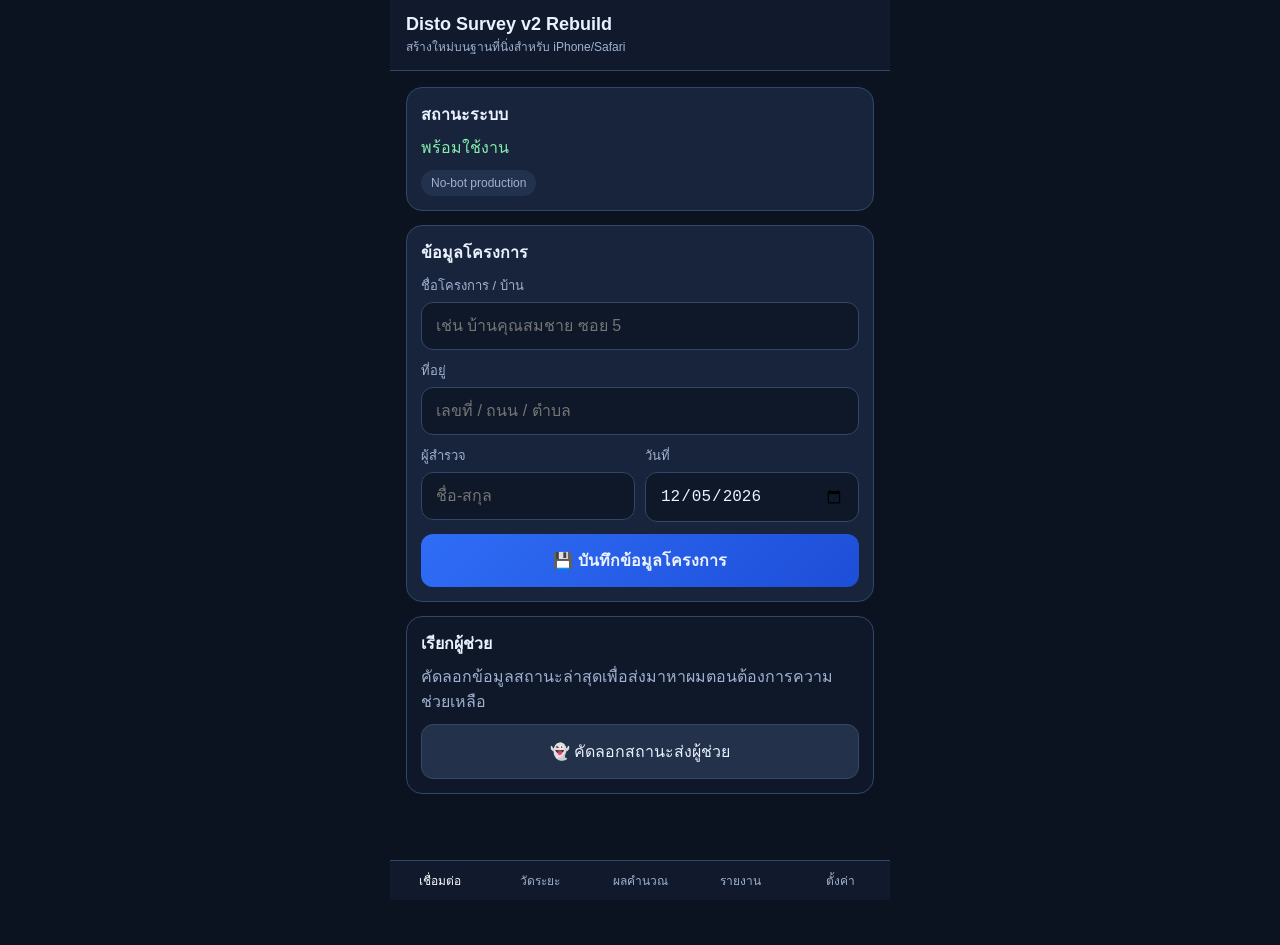
<file: v2.html>
<!DOCTYPE html>
<html lang="th">
<head>
  <meta charset="UTF-8" />
  <meta name="viewport" content="width=device-width, initial-scale=1.0, viewport-fit=cover" />
  <meta name="theme-color" content="#0b1220" />
  <title>Disto Survey v2 Rebuild</title>
  <script src="vendor/jspdf.umd.min.js"></script>
  <style>
    :root {
      --bg:#0b1220; --card:#18243b; --card2:#0f1829; --text:#eaf2ff; --muted:#9fb2d1;
      --blue:#2f6df6; --blue2:#1e4ed8; --green:#22c55e; --amber:#f59e0b; --border:#314766;
    }
    * { box-sizing:border-box; }
    body { margin:0; font-family:-apple-system,BlinkMacSystemFont,sans-serif; background:var(--bg); color:var(--text); max-width:500px; margin-inline:auto; padding-bottom:120px; -webkit-text-size-adjust:100%; }
    header { position:sticky; top:0; background:#101a2c; padding:14px 16px; border-bottom:1px solid var(--border); z-index:10; }
    h1 { margin:0; font-size:18px; }
    .sub { color:var(--muted); font-size:12px; margin-top:2px; }
    .page { display:none; padding:16px; }
    .page.active { display:block; }
    .card { background:var(--card); border:1px solid var(--border); border-radius:16px; padding:14px; margin-bottom:14px; }
    .card.soft { background:var(--card2); }
    label { display:block; font-size:13px; color:var(--muted); margin-bottom:6px; }
    input, textarea, button, select { width:100%; border-radius:12px; border:1px solid var(--border); background:#0f1829; color:var(--text); padding:14px; font-size:16px; }
    input, textarea, select { scroll-margin-top: 90px; }
    textarea { min-height:160px; }
    .row { display:grid; grid-template-columns:1fr 1fr; gap:10px; }
    .btn { background:linear-gradient(135deg,var(--blue),var(--blue2)); border:none; font-weight:700; }
    .ghost { background:#23314b; }
    .success { background:linear-gradient(135deg,#15803d,#16a34a); border:none; font-weight:700; }
    nav { position:fixed; bottom:0; left:0; right:0; max-width:500px; margin:auto; background:#101a2c; border-top:1px solid var(--border); display:flex; z-index:20; }
    nav button { border:none; border-radius:0; background:none; color:var(--muted); padding:10px 6px; font-size:12px; }
    nav button.active { color:#fff; }
    .ok { color:#86efac; } .warn { color:#fbbf24; } .bad { color:#f87171; }
    pre { white-space:pre-wrap; word-break:break-word; font-size:13px; line-height:1.5; }
    .pill { display:inline-block; padding:6px 10px; border-radius:999px; font-size:12px; background:#22314e; color:var(--muted); }
  </style>
</head>
<body>
  <header>
    <h1>Disto Survey v2 Rebuild</h1>
    <div class="sub">สร้างใหม่บนฐานที่นิ่งสำหรับ iPhone/Safari</div>
  </header>

  <section id="page-connect" class="page active">
    <div class="card">
      <div><strong>สถานะระบบ</strong></div>
      <div id="app-status" class="ok" style="margin-top:8px">พร้อมใช้งาน</div>
      <div style="margin-top:10px" class="pill">No-bot production</div>
    </div>

    <form class="card" onsubmit="saveProject(); return false;">
      <div style="font-weight:700; margin-bottom:10px">ข้อมูลโครงการ</div>
      <label>ชื่อโครงการ / บ้าน</label>
      <input id="proj-name" placeholder="เช่น บ้านคุณสมชาย ซอย 5" />
      <label style="margin-top:10px">ที่อยู่</label>
      <input id="proj-addr" placeholder="เลขที่ / ถนน / ตำบล" />
      <div class="row" style="margin-top:10px">
        <div>
          <label>ผู้สำรวจ</label>
          <input id="proj-surveyor" placeholder="ชื่อ-สกุล" />
        </div>
        <div>
          <label>วันที่</label>
          <input id="proj-date" type="date" />
        </div>
      </div>
      <button type="submit" class="btn" style="margin-top:12px">💾 บันทึกข้อมูลโครงการ</button>
    </form>

    <div class="card soft">
      <div style="font-weight:700; margin-bottom:8px">เรียกผู้ช่วย</div>
      <div style="color:var(--muted); margin-bottom:10px">คัดลอกข้อมูลสถานะล่าสุดเพื่อส่งมาหาผมตอนต้องการความช่วยเหลือ</div>
      <button class="ghost" onclick="copyAssistant()">👻 คัดลอกสถานะส่งผู้ช่วย</button>
    </div>
  </section>

  <section id="page-measure" class="page">
    <div class="card soft">
      <div style="font-weight:700; margin-bottom:8px">Disto X3 Test</div>
      <div style="color:var(--muted); margin-bottom:10px"><strong>ขั้นตอนทดสอบ Disto X3 บน iPhone:</strong><br>1. เปิด Keyboard Mode / HID บน Disto X3<br>2. เลือกช่องรับค่าด้านล่าง<br>3. กดปุ่ม "🎯 แตะเพื่อรอรับค่าลงช่องนี้"<br>4. ยิงเลเซอร์จาก Disto (ค่าจะเข้ามาเหมือนพิมพ์จากแป้นพิมพ์)<br>5. ดูผลในช่องและ log ด้านล่าง</div>
      <label>ช่องรับค่าปัจจุบัน</label>
      <select id="active-field" onchange="setActiveField(this.value)">
        <option value="m-eave">ระยะเชิงชาย</option>
        <option value="m-rafter">ระยะจันทัน / ลาดเอียง</option>
      </select>
      <button class="ghost" style="margin-top:10px" onclick="armField()">🎯 แตะเพื่อรอรับค่าลงช่องนี้</button>
      <div style="margin-top:10px" class="pill" id="field-status">ยังไม่ได้เตรียมช่องรับค่า</div>
      <pre id="disto-log" style="margin-top:10px">(ยังไม่มี log)</pre>
    </div>

    <div class="card">
      <div style="font-weight:700; margin-bottom:10px">วัดระยะแบบ manual <span style="color: #f59e0b;">(ใช้ค่าจาก Disto Plan)</span></div>
<div style="color: #9fb2d1; font-size: 13px; margin-bottom: 10px;">
  วัดระยะด้วย <strong>Disto Plan</strong> → คัดลอกค่า → กรอกลงในช่องด้านล่าง
</div>
      
<div style="display: flex; justify-content: space-between; align-items: center;">
  <label>ระยะเชิงชาย (ม.) <span style="color: #f59e0b;">(คัดลอกจาก Disto Plan)</span></label>
  <button class="pill" onclick="showDistoPlanHelp('eave')" style="margin: 0;">📋 วิธีคัดลอก</button>
</div>
<div id="help-eave" style="display: none; color: #9fb2d1; font-size: 12px; margin-top: 4px;">
  วิธีคัดลอก: วัดระยะใน Disto Plan → คัดลอกค่า (เช่น "12.34 m") → กรอกเฉพาะตัวเลข (12.34) ลงในช่องนี้
</div>

      <input id="m-eave" type="number" step="0.01" placeholder="เช่น 8.50" />
      
<div style="display: flex; justify-content: space-between; align-items: center;">
  <label>ระยะจันทัน / ลาดเอียง (ม.) <span style="color: #f59e0b;">(คัดลอกจาก Disto Plan)</span></label>
  <button class="pill" onclick="showDistoPlanHelp('rafter')" style="margin: 0;">📋 วิธีคัดลอก</button>
</div>
<div id="help-rafter" style="display: none; color: #9fb2d1; font-size: 12px; margin-top: 4px;">
  วิธีคัดลอก: วัดระยะใน Disto Plan → คัดลอกค่า (เช่น "4.20 m") → กรอกเฉพาะตัวเลข (4.20) ลงในช่องนี้
</div>

      <input id="m-rafter" type="number" step="0.01" placeholder="เช่น 4.20" />
      <button class="btn" style="margin-top:12px" onclick="saveMeasure()">📏 บันทึกและคำนวณ</button>
    </div>
    <div class="card soft">
      <div style="font-weight:700; margin-bottom:8px">ค่าที่บันทึกล่าสุด</div>
      <pre id="measure-preview">(ยังไม่มี)</pre>
    </div>
  </section>

  <section id="page-layout" class="page">
    <div class="card">
      <div style="font-weight:700; margin-bottom:8px">ผลคำนวณเบื้องต้น</div>
      <pre id="calc-output">(ยังไม่มี)</pre>
    </div>
  </section>

  <section id="page-report" class="page">
    <div class="card">
      <div style="font-weight:700; margin-bottom:8px">รายงาน</div>
      <pre id="report-output">(ยังไม่มี)</pre>
      <button class="success" style="margin-top:12px" onclick="downloadPdf()">📄 สร้าง PDF</button>
    </div>
  </section>

  <section id="page-settings" class="page">
    <div class="card">
      <div style="font-weight:700; margin-bottom:8px">ตั้งค่าแผง</div>
      <div class="row">
        <div>
          <label>กว้างแผง (ม.)</label>
          <input id="panel-w" type="number" step="0.01" value="1.13" />
        </div>
        <div>
          <label>ยาวแผง (ม.)</label>
          <input id="panel-h" type="number" step="0.01" value="2.28" />
        </div>
      </div>
      <label style="margin-top:10px">กำลังไฟต่อแผง (Wp)</label>
      <input id="panel-watt" type="number" step="1" value="570" />
      <button class="btn" style="margin-top:12px" onclick="saveSettings()">💾 บันทึกการตั้งค่า</button>
    </div>
  </section>

  <nav>
    <button data-page="connect" class="active" onclick="goPage('connect')">เชื่อมต่อ</button>
    <button data-page="measure" onclick="goPage('measure')">วัดระยะ</button>
    <button data-page="layout" onclick="goPage('layout')">ผลคำนวณ</button>
    <button data-page="report" onclick="goPage('report')">รายงาน</button>
    <button data-page="settings" onclick="goPage('settings')">ตั้งค่า</button>
  </nav>

  <script>
    const KEY = 'disto_v2_rebuild_state';
    const state = {
      project: { name:'', address:'', surveyor:'', date:'' },
      measure: { eave:null, rafter:null, totalArea:null, panelCount:null, estimatedPower:null },
      settings: { panelW:1.13, panelH:2.28, panelWatt:570 },
      disto: { activeField: 'm-eave', armed: false, lastRaw: '' }
    };

    function persist() { localStorage.setItem(KEY, JSON.stringify(state)); }
    function load() {
      const raw = localStorage.getItem(KEY);
      if (!raw) return;
      try {
        const saved = JSON.parse(raw);
        Object.assign(state.project, saved.project || {});
        Object.assign(state.measure, saved.measure || {});
        Object.assign(state.settings, saved.settings || {});
      } catch {}
    }
    function bindState() {
      document.getElementById('proj-name').value = state.project.name || '';
      document.getElementById('proj-addr').value = state.project.address || '';
      document.getElementById('proj-surveyor').value = state.project.surveyor || '';
      document.getElementById('proj-date').value = state.project.date || new Date().toISOString().split('T')[0];
      document.getElementById('panel-w').value = state.settings.panelW;
      document.getElementById('panel-h').value = state.settings.panelH;
      document.getElementById('panel-watt').value = state.settings.panelWatt;
      document.getElementById('m-eave').value = state.measure.eave ?? '';
      document.getElementById('m-rafter').value = state.measure.rafter ?? '';
      document.getElementById('active-field').value = state.disto.activeField || 'm-eave';
      const status = document.getElementById('field-status');
      if (status) status.textContent = state.disto.armed ? `พร้อมรับค่าจาก Disto ลงช่อง ${state.disto.activeField}` : `ช่องรับค่าปัจจุบัน: ${state.disto.activeField}`;
      renderAll();
    }

    function logDisto(msg) {
      const el = document.getElementById('disto-log');
      if (!el) return;
      el.textContent = `[${new Date().toLocaleTimeString('th-TH')}] ${msg}
` + el.textContent;
    }
    function setActiveField(id) {
      state.disto.activeField = id;
      persist();
      const status = document.getElementById('field-status');
      if (status) status.textContent = `ช่องรับค่าปัจจุบัน: ${id}`;
      logDisto('เปลี่ยนช่องรับค่าเป็น ' + id);
    }
    function armField() {
      const id = state.disto.activeField;
      const el = document.getElementById(id);
      if (!el) {
        alert('ไม่พบช่อง input ' + id);
        return;
      }
      state.disto.armed = true;
      persist();
      el.focus();
      el.select?.();
      const status = document.getElementById('field-status');
      if (status) status.textContent = `พร้อมรับค่าจาก Disto ลงช่อง ${id}`;
      logDisto('armed field ' + id);
      alert('ช่อง ' + id + ' พร้อมรับค่าจาก Disto แล้ว\n\nให้เปิดแป้นพิมพ์บน Disto X3 (Keyboard Mode) แล้วยิงเลเซอร์\nค่าจะเข้ามาในช่องนี้อัตโนมัติ');
    }
    function handleDistoLikeInput(value) {
      const num = parseFloat(String(value).replace(/[^0-9.\-]/g, ''));
      if (Number.isNaN(num)) {
        logDisto('รับค่าไม่ได้: ' + value);
        return;
      }
      const id = state.disto.activeField;
      const el = document.getElementById(id);
      if (el) {
        el.value = num;
        if (id === 'm-eave') state.measure.eave = num;
        if (id === 'm-rafter') state.measure.rafter = num;
        persist();
        renderAll();
        logDisto(`รับค่า ${num} ลง ${id}`);
      }
    }

    function showDistoPlanHelp(field) {
  const helpId = `help-${field}`;
  const helpEl = document.getElementById(helpId);
  if (helpEl) {
    helpEl.style.display = helpEl.style.display === 'none' ? 'block' : 'none';
  }
}

function goPage(page) {
      document.querySelectorAll('.page').forEach(p => p.classList.toggle('active', p.id === 'page-' + page));
      document.querySelectorAll('nav button').forEach(b => b.classList.toggle('active', b.dataset.page === page));
    }
    function saveProject() {
      state.project.name = document.getElementById('proj-name').value || '';
      state.project.address = document.getElementById('proj-addr').value || '';
      state.project.surveyor = document.getElementById('proj-surveyor').value || '';
      state.project.date = document.getElementById('proj-date').value || '';
      persist();
      alert('บันทึกข้อมูลโครงการแล้ว');
      goPage('measure');
    }
    function saveSettings() {
      state.settings.panelW = parseFloat(document.getElementById('panel-w').value) || 1.13;
      state.settings.panelH = parseFloat(document.getElementById('panel-h').value) || 2.28;
      state.settings.panelWatt = parseFloat(document.getElementById('panel-watt').value) || 570;
      persist();
      alert('บันทึกการตั้งค่าแล้ว');
    }
    function saveMeasure() {
      state.measure.eave = parseFloat(document.getElementById('m-eave').value) || 0;
      state.measure.rafter = parseFloat(document.getElementById('m-rafter').value) || 0;
      state.measure.totalArea = +(state.measure.eave * state.measure.rafter).toFixed(2);
      const panelArea = state.settings.panelW * state.settings.panelH;
      state.measure.panelCount = panelArea > 0 ? Math.floor(state.measure.totalArea / panelArea) : 0;
      state.measure.estimatedPower = state.measure.panelCount * state.settings.panelWatt;
      persist();
      renderAll();
      alert('บันทึกและคำนวณแล้ว');
      goPage('layout');
    }
    function renderAll() {
      document.getElementById('measure-preview').textContent = JSON.stringify(state.measure, null, 2);
      document.getElementById('calc-output').textContent = [
        'พื้นที่รวม: ' + (state.measure.totalArea ?? '-') + ' ตร.ม.',
        'จำนวนแผงโดยประมาณ: ' + (state.measure.panelCount ?? '-') + ' แผง',
        'กำลังผลิตโดยประมาณ: ' + ((state.measure.estimatedPower ?? 0) / 1000).toFixed(2) + ' kWp'
      ].join('\n');
      document.getElementById('report-output').textContent = JSON.stringify({ project: state.project, measure: state.measure, settings: state.settings }, null, 2);
    }
    function copyAssistant() {
      const text = [
        'DISTO V2 REBUILD ASSIST REQUEST',
        'เวลา: ' + new Date().toLocaleString('th-TH'),
        'ออนไลน์: ' + (navigator.onLine ? 'yes' : 'no'),
        JSON.stringify({ project: state.project, measure: state.measure, settings: state.settings }, null, 2)
      ].join('\n');
      navigator.clipboard.writeText(text).then(() => alert('คัดลอกสถานะแล้ว')).catch(() => alert(text));
    }
    function downloadPdf() {
      const { jsPDF } = window.jspdf;
      const doc = new jsPDF();
      doc.text('Disto Survey v2 Rebuild Report', 14, 20);
      const lines = doc.splitTextToSize(JSON.stringify({ project: state.project, measure: state.measure, settings: state.settings }, null, 2), 180);
      doc.text(lines, 14, 32);
      doc.save('disto-v2-report.pdf');
    }
    window.addEventListener('load', () => {
      load();
      bindState();
      const focusables = document.querySelectorAll('input, textarea, select');
      focusables.forEach(el => {
        el.addEventListener('focus', () => {
          setTimeout(() => {
            try { el.scrollIntoView({ behavior: 'smooth', block: 'center' }); } catch {}
          }, 250);
        });
      });
    });
  </script>
</body>
</html>
</file>
<file: style.css>
/* ===================================================================
   style.css — Mobile-First Dark UI
   Disto Survey App — Solar Roof Assessment
   =================================================================== */

@import url('https://fonts.googleapis.com/css2?family=Inter:wght@300;400;500;600;700;800&display=swap');

/* ── Reset & Base ───────────────────────────────────────────────── */
*, *::before, *::after { box-sizing: border-box; margin: 0; padding: 0; }

:root {
  --bg:        #080e1a;
  --bg2:       #0f1829;
  --bg3:       #162036;
  --surface:   #1a2844;
  --surface2:  #203058;
  --border:    #2a3d5e;
  --border2:   #3a5080;

  --primary:   #2563eb;
  --primary-l: #3b82f6;
  --primary-d: #1d4ed8;
  --accent:    #f59e0b;
  --accent-l:  #fbbf24;
  --green:     #10b981;
  --green-l:   #34d399;
  --red:       #ef4444;
  --red-l:     #f87171;

  --text:      #e2e8f0;
  --text2:     #94a3b8;
  --text3:     #64748b;

  --radius:    12px;
  --radius-s:  8px;
  --radius-l:  18px;
  --shadow:    0 4px 24px rgba(0,0,0,0.4);
  --shadow-s:  0 2px 8px rgba(0,0,0,0.3);

  --tap-size:  52px; /* ขนาด touch target ขั้นต่ำบนมือถือ */
  --gap:       12px;
}

html { scroll-behavior: smooth; -webkit-text-size-adjust: 100%; }

body {
  font-family: 'Inter', system-ui, -apple-system, sans-serif;
  background: var(--bg);
  color: var(--text);
  min-height: 100dvh;
  max-width: 500px; /* max width สำหรับ tablet ด้วย */
  margin: 0 auto;
  overflow-x: hidden;
  padding-bottom: 90px; /* space for bottom nav */
  -webkit-font-smoothing: antialiased;
}

/* ── Scrollbar ───────────────────────────────────────────────────── */
::-webkit-scrollbar { width: 4px; }
::-webkit-scrollbar-track { background: var(--bg2); }
::-webkit-scrollbar-thumb { background: var(--border2); border-radius: 2px; }

/* ── App Header ─────────────────────────────────────────────────── */
.app-header {
  position: sticky;
  top: 0;
  z-index: 100;
  background: var(--bg2);
  border-bottom: 1px solid var(--border);
  padding: 10px 16px;
  padding-top: calc(10px + env(safe-area-inset-top, 0px));
  display: flex;
  align-items: center;
  justify-content: space-between;
  backdrop-filter: blur(12px);
  -webkit-backdrop-filter: blur(12px);
}

.app-header .logo {
  display: flex;
  align-items: center;
  gap: 10px;
}

.app-header .logo-icon {
  width: 34px; height: 34px;
  background: linear-gradient(135deg, var(--primary), var(--accent));
  border-radius: 9px;
  display: flex; align-items: center; justify-content: center;
  font-size: 18px;
}

.app-header h1 {
  font-size: 15px;
  font-weight: 700;
  line-height: 1.1;
  color: var(--text);
}
.app-header h1 span {
  display: block;
  font-size: 10px;
  font-weight: 400;
  color: var(--text2);
}

.header-actions {
  display: flex;
  align-items: center;
  gap: 8px;
}

.voice-pill {
  width: 44px;
  height: 44px;
  border-radius: 50%;
  background: var(--bg3);
  border: 1px solid var(--border);
  display: flex;
  align-items: center;
  justify-content: center;
  cursor: pointer;
  transition: all 0.2s;
  font-size: 18px;
}
.voice-pill.on {
  border-color: var(--primary);
  background: rgba(37,99,235,0.15);
  color: var(--primary-l);
}
.voice-pill:active { transform: scale(0.9); }

.shortcut-pill {
  width: 44px;
  height: 44px;
  border-radius: 50%;
  background: var(--bg3);
  border: 1px solid var(--accent);
  display: flex;
  align-items: center;
  justify-content: center;
  cursor: pointer;
  transition: all 0.2s;
  font-size: 18px;
  animation: pulse-border 2s infinite;
}
.shortcut-pill:active { transform: scale(0.9); }

@keyframes pulse-border {
  0%, 100% { border-color: var(--accent); box-shadow: 0 0 0 0 rgba(245,158,11,0.4); }
  50% { border-color: var(--primary); box-shadow: 0 0 0 8px rgba(245,158,11,0); }
}

.bt-status-pill {
  display: flex;
  align-items: center;
  gap: 6px;
  background: var(--bg3);
  border: 1px solid var(--border);
  border-radius: 999px;
  padding: 5px 10px;
  font-size: 11px;
  font-weight: 500;
  color: var(--text2);
  cursor: pointer;
  transition: all 0.2s;
  min-height: var(--tap-size);
  min-width: 44px;
}
.bt-status-pill .dot {
  width: 8px; height: 8px; border-radius: 50%;
  background: var(--text3);
  flex-shrink: 0;
}
.bt-status-pill.connected { border-color: var(--green); color: var(--green); }
.bt-status-pill.connected .dot { background: var(--green); animation: pulse-dot 1.5s infinite; }
.bt-status-pill.error { border-color: var(--red); color: var(--red); }
.bt-status-pill.error .dot { background: var(--red); }

@keyframes pulse-dot {
  0%, 100% { opacity: 1; transform: scale(1); }
  50% { opacity: 0.5; transform: scale(0.8); }
}

/* ── Highlight Effect ────────────────────────────────────────────── */
.flash-highlight {
  animation: flash-blue 0.6s ease;
}

@keyframes flash-blue {
  0% { background-color: rgba(74, 158, 255, 0); }
  30% { background-color: rgba(74, 158, 255, 0.4); }
  100% { background-color: rgba(74, 158, 255, 0); }
}

.btn:active {
  transform: scale(0.96);
  opacity: 0.9;
}

/* ── Bottom Tab Navigation ──────────────────────────────────────── */
.bottom-nav {
  position: fixed;
  bottom: 0; left: 0; right: 0;
  max-width: 500px;
  margin: 0 auto;
  background: var(--bg2);
  border-top: 1px solid var(--border);
  display: flex;
  z-index: 9999;
  padding-bottom: env(safe-area-inset-bottom, 0px);
  box-shadow: 0 -4px 12px rgba(0,0,0,0.2);
  transition: transform 0.3s ease;
}

.nav-tab {
  flex: 1;
  display: flex;
  flex-direction: column;
  align-items: center;
  justify-content: center;
  gap: 3px;
  padding: 8px 4px;
  min-height: 58px;
  background: none;
  border: none;
  cursor: pointer;
  color: var(--text3);
  font-size: 10px;
  font-weight: 500;
  transition: all 0.2s;
  -webkit-tap-highlight-color: transparent;
}

.nav-tab .nav-icon { font-size: 22px; line-height: 1; transition: transform 0.2s; }
.nav-tab:active .nav-icon { transform: scale(0.88); }
.nav-tab.active { color: var(--primary-l); }
.nav-tab.active .nav-icon { filter: drop-shadow(0 0 6px rgba(59,130,246,0.6)); }

/* ── Pages ──────────────────────────────────────────────────────── */
.page { display: none; padding: 16px; animation: fadeIn 0.25s ease; }
.page.active { display: block; }

@keyframes fadeIn { from { opacity: 0; transform: translateY(6px); } to { opacity: 1; transform: none; } }

/* ── Section Title ──────────────────────────────────────────────── */
.section-title {
  font-size: 13px;
  font-weight: 700;
  color: var(--text2);
  text-transform: uppercase;
  letter-spacing: 0.08em;
  margin-bottom: 10px;
  display: flex;
  align-items: center;
  gap: 8px;
}
.section-title::after {
  content: '';
  flex: 1;
  height: 1px;
  background: var(--border);
}

/* ── Cards ──────────────────────────────────────────────────────── */
.card {
  background: var(--surface);
  border: 1px solid var(--border);
  border-radius: var(--radius);
  padding: 14px;
  margin-bottom: var(--gap);
}

.card-highlight {
  background: linear-gradient(135deg, #162550, #0f1d40);
  border: 1px solid var(--primary-d);
  border-radius: var(--radius);
  padding: 14px;
  margin-bottom: var(--gap);
}

/* ── Buttons ─────────────────────────────────────────────────────── */
.btn {
  display: flex;
  align-items: center;
  justify-content: center;
  gap: 8px;
  width: 100%;
  min-height: var(--tap-size);
  border: none;
  border-radius: var(--radius-s);
  font-family: inherit;
  font-size: 15px;
  font-weight: 600;
  cursor: pointer;
  transition: all 0.18s;
  -webkit-tap-highlight-color: transparent;
  padding: 0 16px;
  position: relative;
  overflow: hidden;
}

.btn::after {
  content: '';
  position: absolute;
  inset: 0;
  background: rgba(255,255,255,0);
  transition: background 0.15s;
  pointer-events: none;
}
.btn:active::after { background: rgba(255,255,255,0.1); }

.btn-primary {
  background: linear-gradient(135deg, var(--primary), var(--primary-d));
  color: #fff;
  box-shadow: 0 4px 14px rgba(37, 99, 235, 0.35);
}
.btn-primary:hover { box-shadow: 0 6px 20px rgba(37,99,235,0.5); transform: translateY(-1px); }

.btn-accent {
  background: linear-gradient(135deg, var(--accent), #d97706);
  color: #0a1020;
  box-shadow: 0 4px 14px rgba(245,158,11,.35);
}

.btn-green {
  background: linear-gradient(135deg, var(--green), #059669);
  color: #fff;
  box-shadow: 0 4px 14px rgba(16,185,129,.35);
}

.btn-outline {
  background: transparent;
  border: 1.5px solid var(--border2);
  color: var(--text);
}

.btn-ghost {
  background: var(--bg3);
  color: var(--text2);
  border: 1px solid var(--border);
}

.btn-icon {
  font-size: 19px;
  line-height: 1;
}

.btn-sm {
  min-height: 38px;
  font-size: 13px;
  border-radius: var(--radius-s);
  padding: 0 12px;
  width: auto;
}

.btn-row {
  display: grid;
  grid-template-columns: 1fr 1fr;
  gap: var(--gap);
  margin-bottom: var(--gap);
}

/* ── Inputs ──────────────────────────────────────────────────────── */
.form-group {
  margin-bottom: 12px;
}

.form-label {
  display: block;
  font-size: 12px;
  font-weight: 500;
  color: var(--text2);
  margin-bottom: 6px;
}

.form-input {
  width: 100%;
  min-height: var(--tap-size);
  background: var(--bg2);
  border: 1.5px solid var(--border);
  border-radius: var(--radius-s);
  padding: 0 14px;
  color: var(--text);
  font-family: inherit;
  font-size: 16px; /* ป้องกัน iOS zoom */
  transition: border-color 0.2s;
  appearance: none;
  -webkit-appearance: none;
}

.form-input:focus {
  outline: none;
  border-color: var(--primary-l);
  box-shadow: 0 0 0 3px rgba(59,130,246,0.15);
}

.form-input.large {
  font-size: 22px;
  font-weight: 700;
  text-align: center;
  letter-spacing: 0.02em;
  color: var(--accent-l);
}

.input-row {
  display: grid;
  grid-template-columns: 1fr 1fr;
  gap: 10px;
}

.input-unit {
  position: relative;
}
.input-unit .form-input { padding-right: 40px; }
.input-unit .unit-label {
  position: absolute;
  right: 12px;
  top: 50%;
  transform: translateY(-50%);
  font-size: 12px;
  color: var(--text3);
  pointer-events: none;
}

/* ── Measurement Points Grid ─────────────────────────────────────── */
.points-grid {
  display: grid;
  grid-template-columns: 1fr 1fr;
  gap: 10px;
  margin-bottom: var(--gap);
}

.point-card {
  background: var(--bg2);
  border: 2px solid var(--border);
  border-radius: var(--radius-s);
  padding: 12px 10px;
  cursor: pointer;
  transition: all 0.2s;
  position: relative;
  -webkit-tap-highlight-color: transparent;
}
.point-card.active { border-color: var(--primary); background: rgba(37,99,235,0.1); }
.point-card.measured { border-color: var(--green); }
.point-card.measured::after {
  content: '✓';
  position: absolute;
  top: 6px; right: 8px;
  color: var(--green);
  font-weight: 700;
  font-size: 13px;
}

.point-label {
  font-size: 11px;
  font-weight: 600;
  color: var(--text2);
  text-transform: uppercase;
  letter-spacing: 0.05em;
  margin-bottom: 4px;
}

.point-desc {
  font-size: 11px;
  color: var(--text3);
  line-height: 1.3;
}

.point-value {
  font-size: 14px;
  font-weight: 700;
  color: var(--accent-l);
  margin-top: 4px;
}

/* ── Live Measurement Display ────────────────────────────────────── */
.measurement-display {
  background: var(--bg2);
  border: 2px solid var(--border);
  border-radius: var(--radius);
  padding: 16px;
  text-align: center;
  margin-bottom: var(--gap);
}

.measure-value {
  font-size: 48px;
  font-weight: 800;
  color: var(--accent-l);
  letter-spacing: -0.02em;
  line-height: 1;
  font-variant-numeric: tabular-nums;
}

.measure-unit { font-size: 18px; font-weight: 400; color: var(--text2); margin-left: 4px; }

.measure-meta {
  font-size: 12px;
  color: var(--text3);
  margin-top: 4px;
}

.measure-tilt {
  display: inline-flex;
  align-items: center;
  gap: 4px;
  background: rgba(37,99,235,0.15);
  border: 1px solid rgba(37,99,235,0.3);
  border-radius: 999px;
  padding: 3px 10px;
  font-size: 12px;
  color: var(--primary-l);
  margin-top: 8px;
}

/* ── Results Cards ───────────────────────────────────────────────── */
.result-grid {
  display: grid;
  grid-template-columns: 1fr 1fr;
  gap: 10px;
  margin-bottom: var(--gap);
}

.result-item {
  background: var(--bg2);
  border: 1px solid var(--border);
  border-radius: var(--radius-s);
  padding: 12px;
}

.result-label {
  font-size: 10px;
  font-weight: 600;
  color: var(--text3);
  text-transform: uppercase;
  letter-spacing: 0.06em;
  margin-bottom: 4px;
}

.result-value {
  font-size: 20px;
  font-weight: 700;
  color: var(--text);
  font-variant-numeric: tabular-nums;
}

.result-value span { font-size: 12px; font-weight: 400; color: var(--text2); }
.result-item.highlight { background: rgba(245,158,11,0.1); border-color: rgba(245,158,11,0.3); }
.result-item.highlight .result-value { color: var(--accent-l); }
.result-item.highlight-green { background: rgba(16,185,129,0.1); border-color: rgba(16,185,129,0.3); }
.result-item.highlight-green .result-value { color: var(--green-l); }

/* ── Canvas ──────────────────────────────────────────────────────── */
.canvas-wrap {
  background: var(--bg2);
  border: 1px solid var(--border);
  border-radius: var(--radius);
  padding: 10px;
  margin-bottom: var(--gap);
  aspect-ratio: 16/9;
}

.canvas-wrap canvas {
  width: 100%;
  height: 100%;
  border-radius: var(--radius-s);
}

/* ── Toast Notification ──────────────────────────────────────────── */
.toast-container {
  position: fixed;
  top: 70px;
  left: 16px; right: 16px;
  z-index: 999;
  display: flex;
  flex-direction: column;
  gap: 8px;
  pointer-events: none;
}
.toast {
  background: var(--surface2);
  border: 1px solid var(--border);
  border-radius: var(--radius-s);
  padding: 12px 14px;
  font-size: 13px;
  color: var(--text);
  box-shadow: var(--shadow);
  display: flex;
  align-items: flex-start;
  gap: 10px;
  pointer-events: all;
  animation: toastIn 0.25s ease;
}
.toast.success { border-color: var(--green); }
.toast.error   { border-color: var(--red); }
.toast.warning { border-color: var(--accent); }
.toast-icon { font-size: 17px; flex-shrink: 0; }

@keyframes toastIn { from { opacity: 0; transform: translateY(-10px); } to { opacity: 1; transform: none; } }
@keyframes toastOut { to { opacity: 0; transform: translateY(-10px); } }

/* ── Divider & Spacing ───────────────────────────────────────────── */
.divider {
  height: 1px;
  background: var(--border);
  margin: 14px 0;
}

.mt-2 { margin-top: 8px; }
.mb-2 { margin-bottom: 8px; }
.text-sm { font-size: 12px; color: var(--text2); }
.text-xs { font-size: 11px; color: var(--text3); }
.text-center { text-align: center; }

/* ── BOQ Table ───────────────────────────────────────────────────── */
.boq-table { width: 100%; border-collapse: collapse; font-size: 13px; }
.boq-table th {
  background: var(--bg3);
  color: var(--text2);
  font-size: 11px;
  font-weight: 600;
  text-transform: uppercase;
  letter-spacing: 0.06em;
  padding: 8px 10px;
  text-align: left;
}
.boq-table td { padding: 9px 10px; border-bottom: 1px solid var(--border); }
.boq-table tr:last-child td { border-bottom: none; }
.boq-table tr:nth-child(even) td { background: var(--bg2); }
.boq-table .num { text-align: right; font-weight: 600; color: var(--accent-l); }

/* ── Roof Diagram (ASCII-style guide) ───────────────────────────── */
.roof-diagram {
  background: var(--bg2);
  border: 1px dashed var(--border2);
  border-radius: var(--radius-s);
  padding: 14px;
  margin-bottom: 14px;
  font-family: monospace;
  font-size: 11px;
  color: var(--text2);
  line-height: 1.7;
  text-align: center;
}

/* ── Toggle Switch ───────────────────────────────────────────────── */
.toggle-row {
  display: flex;
  align-items: center;
  justify-content: space-between;
  padding: 10px 0;
}
.toggle-label { font-size: 13px; color: var(--text); }
.toggle {
  width: 46px; height: 26px;
  background: var(--bg3);
  border: 1.5px solid var(--border2);
  border-radius: 999px;
  position: relative;
  cursor: pointer;
  transition: background 0.2s;
  flex-shrink: 0;
}
.toggle.on { background: var(--primary); border-color: var(--primary); }
.toggle::after {
  content: '';
  position: absolute;
  top: 2px; left: 2px;
  width: 18px; height: 18px;
  background: #fff;
  border-radius: 50%;
  transition: transform 0.2s;
  box-shadow: 0 1px 4px rgba(0,0,0,0.3);
}
.toggle.on::after { transform: translateX(20px); }

/* ── BLE Connection Panel ────────────────────────────────────────── */
.ble-panel {
  text-align: center;
  padding: 20px;
}
.ble-icon { font-size: 52px; margin-bottom: 12px; }
.ble-title { font-size: 17px; font-weight: 700; margin-bottom: 6px; }
.ble-desc { font-size: 13px; color: var(--text2); margin-bottom: 20px; line-height: 1.5; }

/* ── Badge ───────────────────────────────────────────────────────── */
.badge {
  display: inline-flex;
  align-items: center;
  gap: 4px;
  border-radius: 999px;
  padding: 3px 9px;
  font-size: 11px;
  font-weight: 600;
}
.badge-blue { background: rgba(37,99,235,0.18); color: var(--primary-l); border: 1px solid rgba(37,99,235,0.35); }
.badge-green { background: rgba(16,185,129,0.15); color: var(--green-l); border: 1px solid rgba(16,185,129,0.3); }
.badge-amber { background: rgba(245,158,11,0.15); color: var(--accent-l); border: 1px solid rgba(245,158,11,0.3); }

/* ── Progress Steps ──────────────────────────────────────────────── */
.steps-row {
  display: flex;
  align-items: center;
  margin-bottom: 16px;
}
.step-item {
  flex: 1;
  text-align: center;
}
.step-circle {
  width: 30px; height: 30px;
  border-radius: 50%;
  margin: 0 auto 4px;
  display: flex; align-items: center; justify-content: center;
  font-size: 13px; font-weight: 700;
  background: var(--bg3);
  border: 2px solid var(--border);
  color: var(--text3);
}
.step-circle.done { background: var(--green); border-color: var(--green); color: #fff; }
.step-circle.active { background: var(--primary); border-color: var(--primary); color: #fff; }
.step-line { flex: 1; height: 2px; background: var(--border); }
.step-line.done { background: var(--green); }
.step-text { font-size: 9px; color: var(--text3); }

/* ── Responsive Tablet ───────────────────────────────────────────── */
/* ── Modals (v1.4) ───────────────────────────────────────────────── */
.modal {
  position: fixed;
  inset: 0;
  background: rgba(0,0,0,0.8);
  backdrop-filter: blur(4px);
  z-index: 1000;
  display: none;
  align-items: center;
  justify-content: center;
  padding: 20px;
  animation: fadeIn 0.2s ease;
}

.modal-content {
  background: var(--surface);
  border: 1px solid var(--border2);
  border-radius: var(--radius-l);
  width: 100%;
  max-width: 400px;
  padding: 20px;
  box-shadow: var(--shadow);
}

.truss-pattern-item {
  background: var(--bg2);
  border: 1.5px solid var(--border);
  border-radius: var(--radius);
  padding: 10px;
  text-align: center;
  cursor: pointer;
  transition: all 0.2s;
}

.truss-pattern-item:hover {
  border-color: var(--primary);
  background: rgba(37,99,235,0.1);
}

.truss-pattern-item img {
  width: 100%;
  height: 60px;
  object-fit: contain;
  margin-bottom: 8px;
  filter: brightness(0.8) contrast(1.2) invert(1);
}

.truss-pattern-item .name {
  font-size: 11px;
  font-weight: 700;
}

/* ── Wizard Optimization (v1.6) ── */
#truss-wizard-view {
  display: grid;
  gap: 12px;
}

@media (max-width: 360px) {
  #truss-wizard-view .wizard-header {
    grid-template-columns: 1fr !important;
    text-align: center;
  }
  #truss-wizard-view .wizard-header img {
    margin: 0 auto;
  }
}

/* ── Visual Survey v3.0 (Interactive Blueprints) ── */
.interactive-svg {
  width: 100%;
  height: auto;
  border-radius: 8px;
  background: transparent;
}

.part-group {
  cursor: pointer;
  transition: all 0.3s ease;
}

.part-group:hover path {
  stroke-width: 4;
  stroke: var(--accent-l) !important;
  filter: drop-shadow(0 0 5px var(--accent-l));
}

.part-group:hover text {
  fill: var(--accent-l) !important;
}

@keyframes slideUp {
  from { transform: translateY(20px); opacity: 0; }
  to { transform: translateY(0); opacity: 1; }
}

@keyframes fadeIn {
  from { opacity: 0; }
  to { opacity: 1; }
}

.input-success-flash {
  animation: bg-pulse-green 0.8s ease-out;
}

@keyframes bg-pulse-green {
  0% { background: transparent; }
  50% { background: rgba(34, 197, 94, 0.4); }
  100% { background: transparent; }
}

.part-group[data-active="true"] path {
  stroke: var(--accent-l) !important;
  stroke-width: 5;
  filter: drop-shadow(0 0 8px var(--accent-l));
}

.part-group[data-active="true"] text {
  fill: var(--accent-l) !important;
  font-weight: 900;
}
</file>
